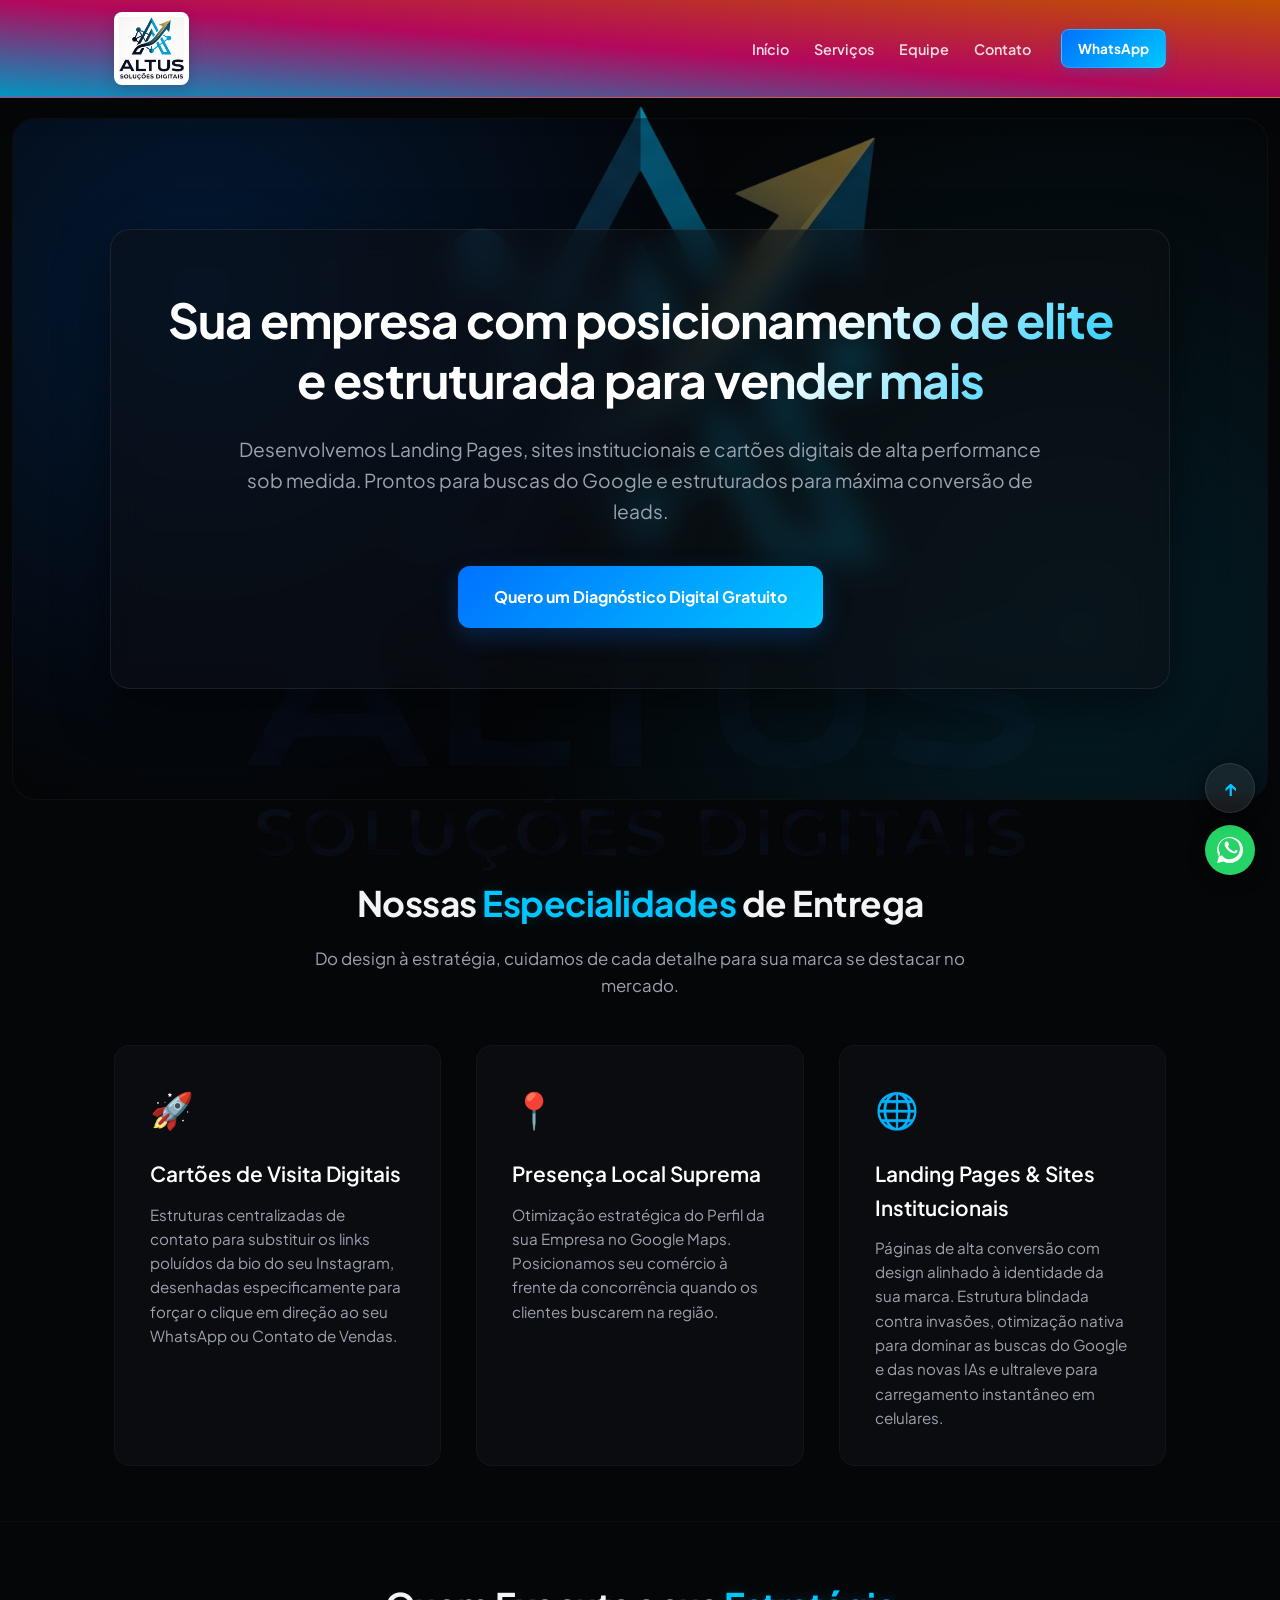
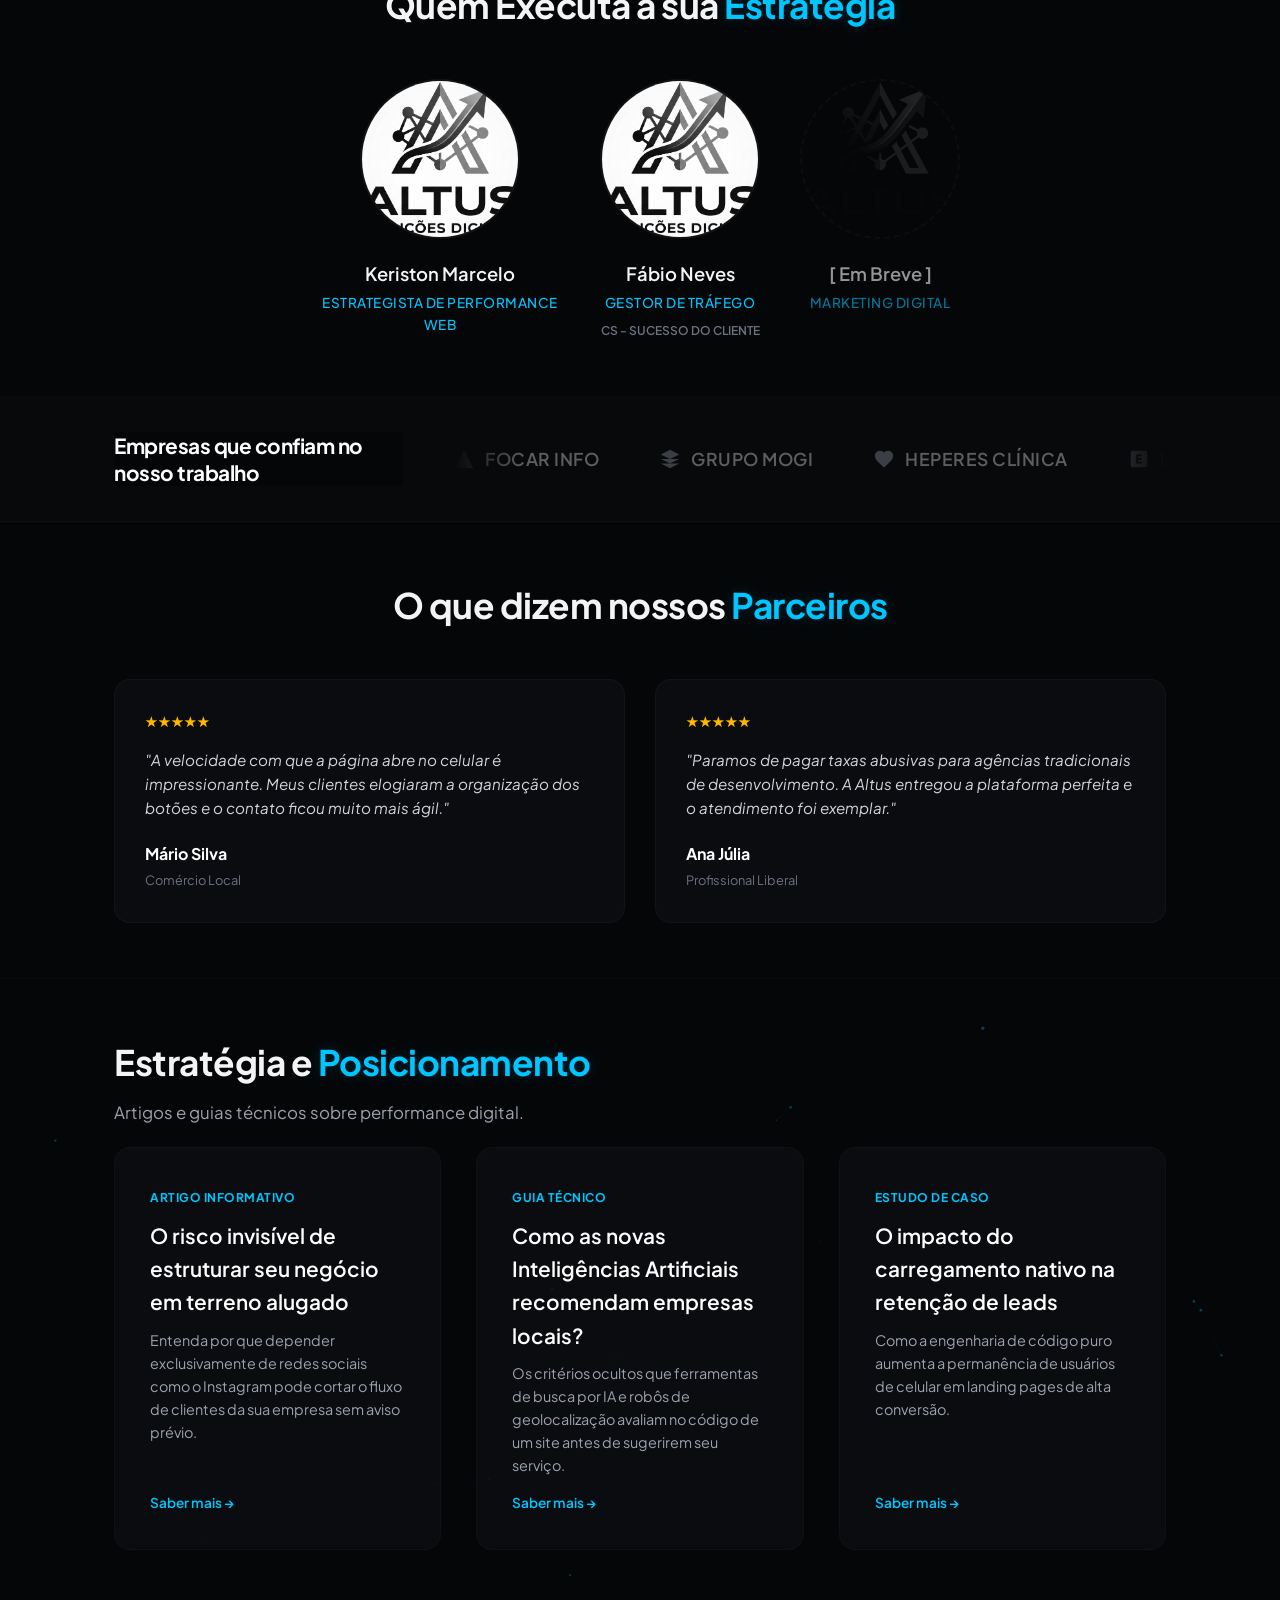
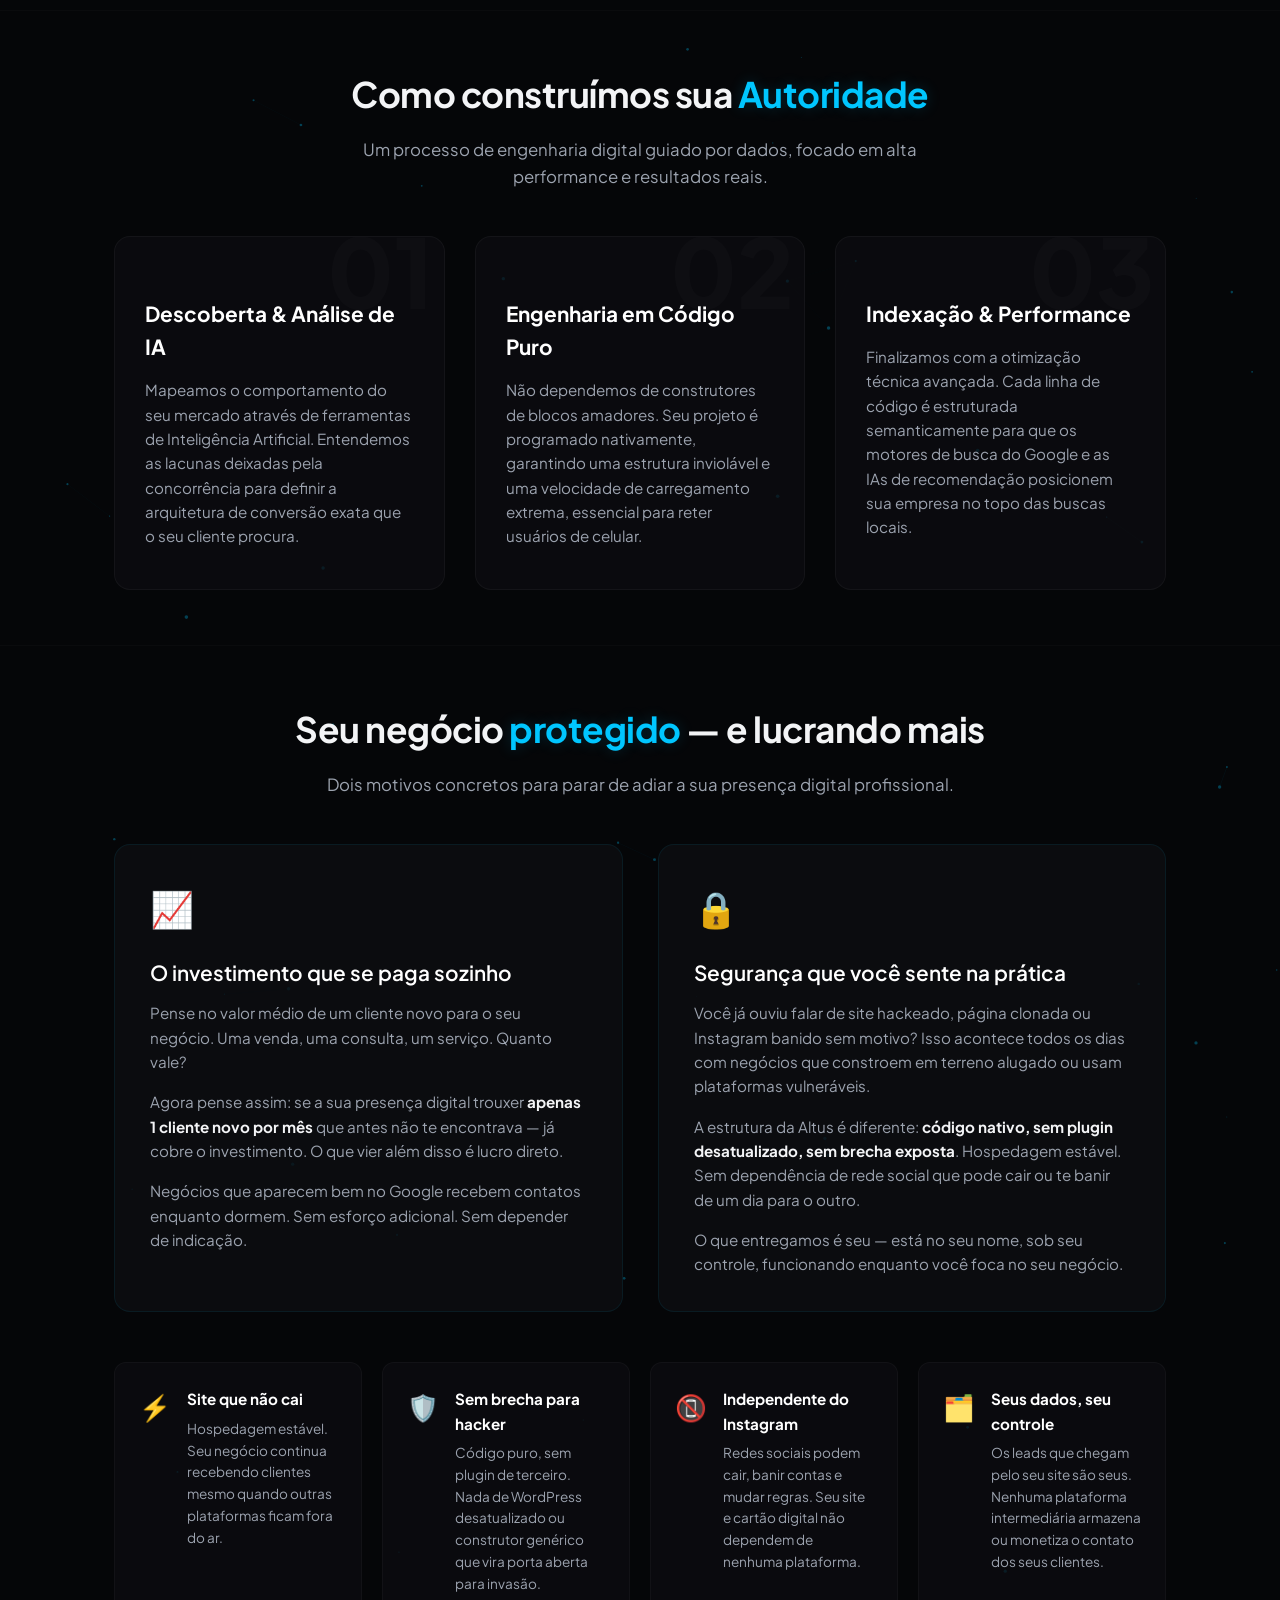
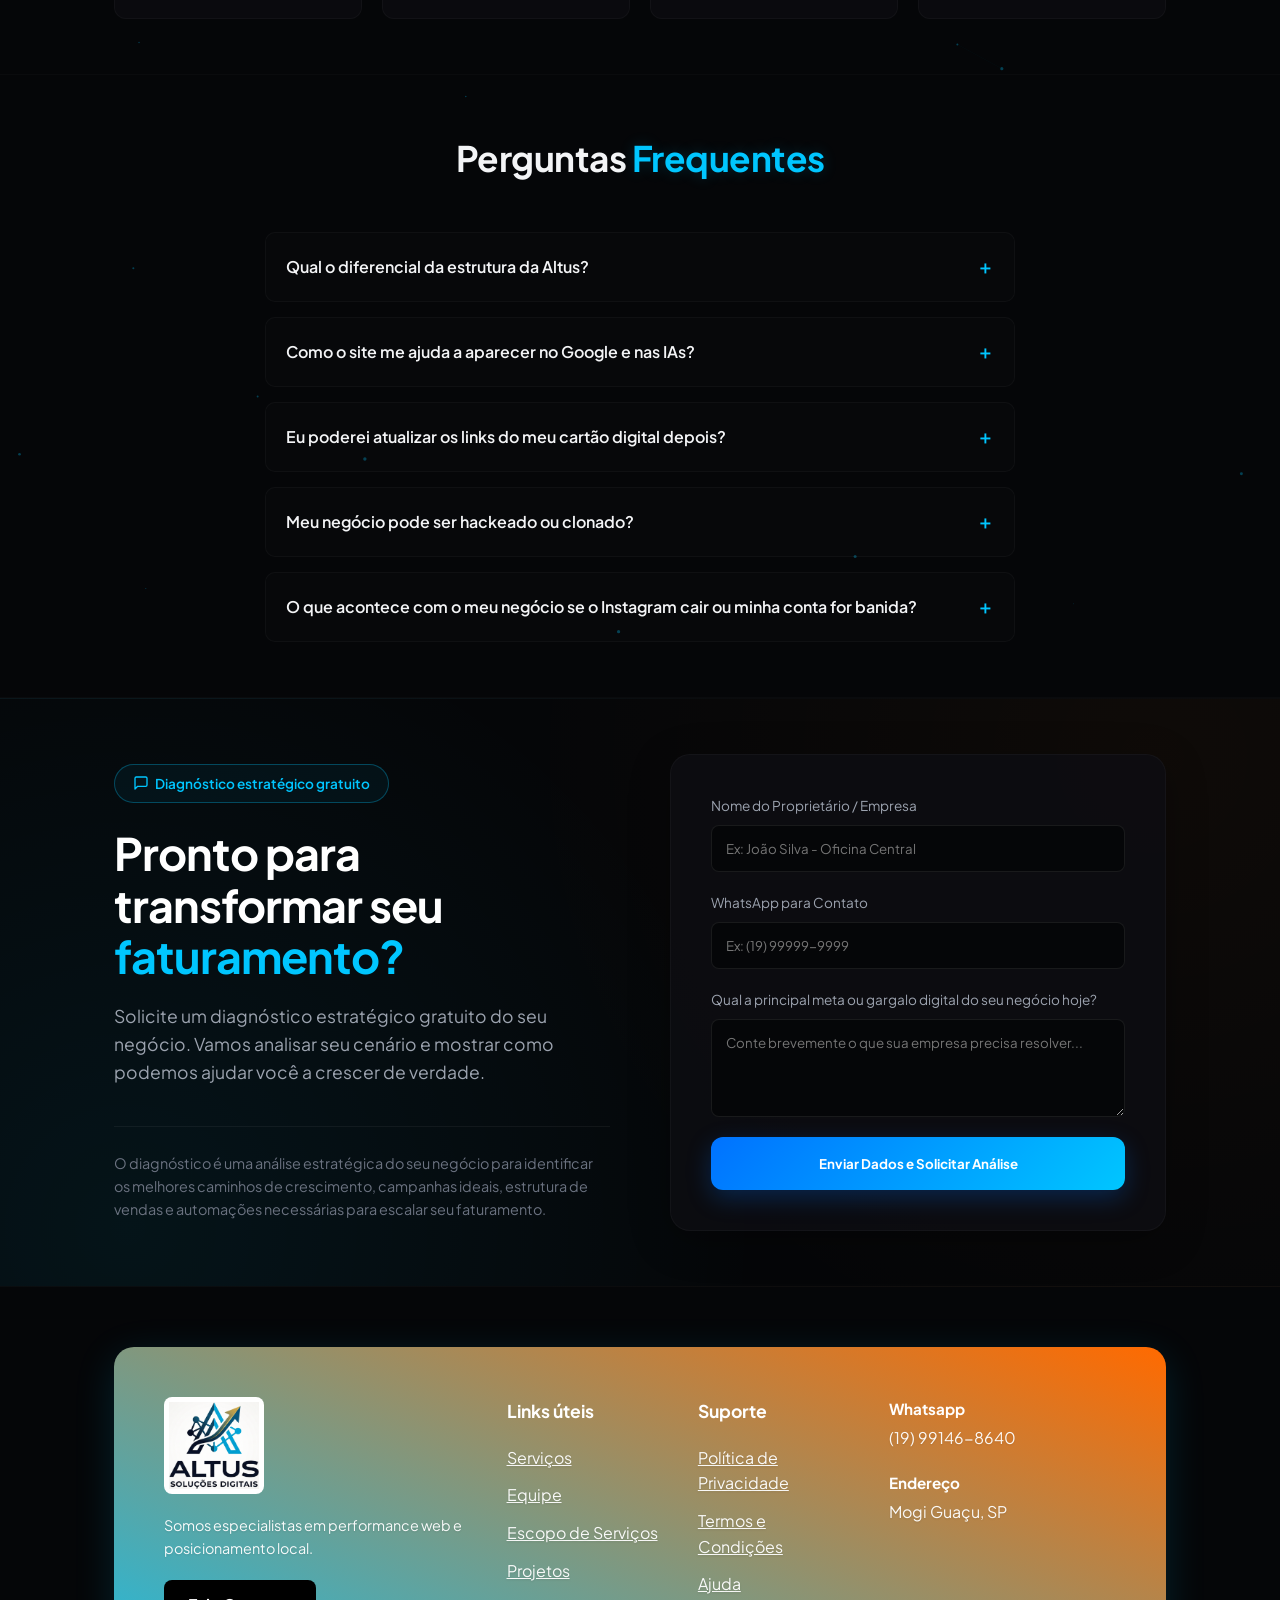
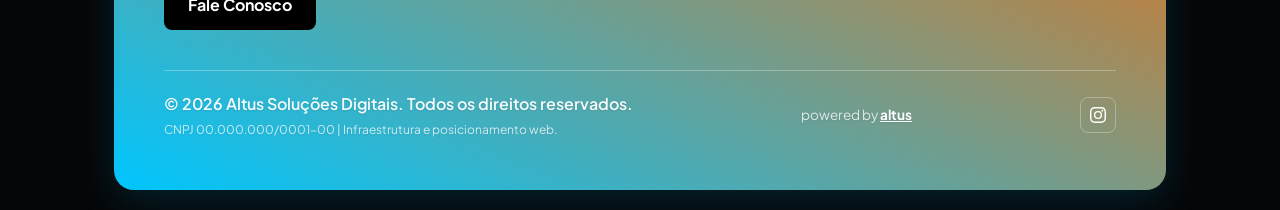
<file: index.html>
<!DOCTYPE html>
<html lang="pt-BR">

<head>
    <!-- Google tag (gtag.js) -->
    <script async src="https://www.googletagmanager.com/gtag/js?id=G-9Y6753FHV1"></script>
    <script>
        window.dataLayer = window.dataLayer || [];
        function gtag() { dataLayer.push(arguments); }
        gtag('js', new Date());

        gtag('config', 'G-9Y6753FHV1');
    </script>
    <meta charset="UTF-8">
    <meta name="viewport" content="width=device-width, initial-scale=1.0">
    <meta name="description"
        content="Altus Soluções Digitais - Sites institucionais, landing pages e presença local de alta performance para o seu negócio.">
    <title>Altus Soluções Digitais | Performance e Posicionamento Web</title>

    <link rel="icon" type="image/png" href="links/logofavicon.png">

    <link rel="preconnect" href="https://fonts.googleapis.com">
    <link rel="preconnect" href="https://fonts.gstatic.com" crossorigin>
    <link href="https://fonts.googleapis.com/css2?family=Plus+Jakarta+Sans:wght@400;500;600;700&display=swap"
        rel="stylesheet">

    <link rel="stylesheet" href="style.css">
</head>

<body>

    <!-- Logo Global que desce pelas seções e evapora na Equipe -->
    <div class="global-logo-bg"></div>

    <div class="floating-actions-container">
        <a href="#" class="action-circle btn-float-top" title="Voltar ao Topo">&uarr;</a>
        <a href="https://wa.me/5519991468640?text=Ola%20Altus,%20gostaria%20de%20um%20diagnostico%20digital%20gratuito."
            target="_blank" class="action-circle btn-float-whatsapp" title="Falar no WhatsApp">
            <svg viewBox="0 0 24 24">
                <path
                    d="M.057 24l1.687-6.163c-1.041-1.804-1.588-3.849-1.587-5.946C.06 5.348 5.397.01 12.008.01c3.202.001 6.212 1.246 8.477 3.514 2.266 2.268 3.507 5.28 3.505 8.484-.004 6.657-5.34 11.997-11.953 11.997-2.005-.001-3.973-.502-5.713-1.457L0 24zm6.59-4.846c1.66.986 3.292 1.482 4.697 1.484 5.429 0 9.843-4.388 9.846-9.77.003-2.607-1.012-5.059-2.859-6.908C16.436 2.111 13.993.945 11.4.945 5.976.945 1.56 5.334 1.557 10.715c-.001 1.558.423 3.082 1.226 4.4l-.382 1.396-.328 1.198 1.229-.32 1.488-.389zm13.111-6.197c-.29-.145-1.714-.846-1.979-.942-.266-.096-.459-.145-.653.146-.193.29-.748.942-.917 1.134-.169.192-.338.217-.628.072-2.935-1.463-4.317-2.522-5.462-4.485-.302-.518.302-.481.864-1.603.097-.192.048-.361-.024-.505-.072-.145-.653-1.571-.895-2.152-.236-.569-.475-.492-.653-.502-.17-.008-.363-.01-.557-.01-.193 0-.507.072-.772.361-.266.29-1.014.992-1.014 2.42 0 1.427 1.039 2.808 1.184 3.001.145.193 2.043 3.12 4.949 4.373.692.298 1.232.476 1.654.61.695.221 1.328.19 1.828.115.557-.084 1.714-.7 1.956-1.374.242-.675.242-1.253.169-1.374-.073-.121-.266-.192-.556-.338z" />
            </svg>
        </a>
    </div>

    <header>
        <div class="container">
            <a href="#" class="logo-link">
                <div class="logo-box">
                    <img src="links/logo.png" alt="Altus Soluções Digitais">
                </div>
            </a>
            <nav>
                <ul>
                    <li><a href="#">Início</a></li>
                    <li><a href="#servicos">Serviços</a></li>
                    <li><a href="#equipe">Equipe</a></li>
                    <li><a href="#contato">Contato</a></li>
                </ul>
                <a href="https://wa.me/5519991468640?text=Ola%20Altus,%20gostaria%20de%20conversar%20sobre%20um%20projeto."
                    target="_blank" class="btn-header-whatsapp">WhatsApp</a>
            </nav>
        </div>
    </header>

    <div class="hero-wrapper">
        <section class="hero">
            <div class="hero-animation-overlay"></div>

            <div class="glass-card">
                <h1>Sua empresa com posicionamento de elite<br><span>e estruturada para vender mais</span></h1>
                <p>Desenvolvemos Landing Pages, sites institucionais e cartões digitais de alta performance sob medida.
                    Prontos para buscas do Google e estruturados para máxima conversão de leads.</p>
                <a href="#contato" class="btn-cta">Quero um Diagnóstico Digital Gratuito</a>
            </div>
        </section>
    </div>

    <section id="servicos" style="z-index: 5; background-color: transparent;">
        <div class="container">
            <h2 class="section-title" style="margin-bottom: 15px;">Nossas <span>Especialidades</span> de Entrega</h2>
            <p class="section-subtitle">Do design à estratégia, cuidamos de cada detalhe para sua marca se destacar no
                mercado.</p>

            <div class="grid-hunter">
                <div class="hunter-card">
                    <div class="hunter-icon">🚀</div>
                    <h3>Cartões de Visita Digitais</h3>
                    <p>Estruturas centralizadas de contato para substituir os links poluídos da bio do seu Instagram,
                        desenhadas especificamente para forçar o clique em direção ao seu WhatsApp ou Contato de Vendas.
                    </p>
                </div>

                <div class="hunter-card">
                    <div class="hunter-icon">📍</div>
                    <h3>Presença Local Suprema</h3>
                    <p>Otimização estratégica do Perfil da sua Empresa no Google Maps. Posicionamos seu comércio à
                        frente da concorrência quando os clientes buscarem na região.</p>
                </div>

                <div class="hunter-card">
                    <div class="hunter-icon">🌐</div>
                    <h3>Landing Pages & Sites Institucionais</h3>
                    <p>Páginas de alta conversão com design alinhado à identidade da sua marca. Estrutura blindada
                        contra invasões,
                        otimização nativa para dominar as buscas do Google e das novas IAs e ultraleve para carregamento
                        instantâneo em celulares.</p>
                </div>
            </div>
        </div>
    </section>

    <section id="equipe">
        <div class="container">
            <h2 class="section-title">Quem Executa a sua <span>Estratégia</span></h2>
            <div class="grid-equipe">

                <div class="membro-card">
                    <div class="foto-wrapper">
                        <img src="links/logo.png" alt="Keriston Marcelo">
                    </div>
                    <h3>Keriston Marcelo</h3>
                    <p>Estrategista de Performance Web</p>
                </div>

                <div class="membro-card">
                    <div class="foto-wrapper">
                        <img src="links/logo.png" alt="Fábio Neves">
                    </div>
                    <h3>Fábio Neves</h3>
                    <p style="margin-bottom: 2px;">Gestor de Tráfego</p>
                    <span style="font-size: 0.75rem; color: #6b7280; font-weight: 600; text-transform: uppercase;">CS -
                        Sucesso do Cliente</span>
                </div>

                <div class="membro-card" style="opacity: 0.6;">
                    <div class="foto-wrapper" style="border-style: dashed;">
                        <img src="links/logosemfundo.png" alt="Marketing Digital" style="opacity: 0.3;">
                    </div>
                    <h3>[ Em Breve ]</h3>
                    <p>Marketing Digital</p>
                </div>

            </div>
        </div>
    </section>

    <section id="parceiros" class="brand-ticker-section">
        <div class="container">
            <div class="ticker-container">
                <div class="ticker-title">Empresas que confiam no nosso trabalho</div>
                <div class="ticker-track-wrapper">
                    <div class="ticker-track">
                        <div class="ticker-item"><svg viewBox="0 0 24 24">
                                <path d="M12 2L2 22h20L12 2z" />
                            </svg>Focar Info</div>
                        <div class="ticker-item"><svg viewBox="0 0 24 24">
                                <path d="M12 2L2 7l10 5 10-5-10-5zM2 17l10 5 10-5M2 12l10 5 10-5" />
                            </svg>Grupo Mogi</div>
                        <div class="ticker-item"><svg viewBox="0 0 24 24">
                                <path
                                    d="M12 21.35l-1.45-1.32C5.4 15.36 2 12.28 2 8.5 2 5.42 4.42 3 7.5 3c1.74 0 3.41.81 4.5 2.09C13.09 3.81 14.76 3 16.5 3 19.58 3 22 5.42 22 8.5c0 3.78-3.4 6.86-8.55 11.54L12 21.35z" />
                            </svg>Heperes Clínica</div>
                        <div class="ticker-item"><svg viewBox="0 0 24 24">
                                <path
                                    d="M19 3H5c-1.1 0-2 .9-2 2v14c0 1.1.9 2 2 2h14c1.1 0 2-.9 2-2V5c0-1.1-.9-2-2-2zm-4 6h-4v2h4v2h-4v2h4v2H9V7h6v2z" />
                            </svg>Ellos Móveis</div>
                        <div class="ticker-item"><svg viewBox="0 0 24 24">
                                <path
                                    d="M12 2C6.48 2 2 6.48 2 12s4.48 10 10 10 10-4.48 10-10S17.52 2 12 2zm1 17.93c-3.95-.49-7-3.85-7-7.93 0-.62.08-1.21.21-1.79L11 15v1c0 1.1.9 2 2 2v1.93zm5.9-3.41c-.13-.5-.45-.96-.9-1.24l-1.5-.9c-.25-.15-.5-.22-.75-.22h-1.75v-2c0-.55-.45-1-1-1h-2v-2h2c.55 0 1-.45 1-1V5h1c1.1 0 2-.9 2-2v-.07c2.93.81 5.15 3.25 5.65 6.27l-2.07 1.38c-.33.22-.53.59-.53.98v1.36c0 .54.3 1.03.78 1.27l1.39.72c-.17.6-.45 1.16-.82 1.67z" />
                            </svg>Festa Bar</div>

                        <div class="ticker-item"><svg viewBox="0 0 24 24">
                                <path d="M12 2L2 22h20L12 2z" />
                            </svg>Focar Info</div>
                        <div class="ticker-item"><svg viewBox="0 0 24 24">
                                <path d="M12 2L2 7l10 5 10-5-10-5zM2 17l10 5 10-5M2 12l10 5 10-5" />
                            </svg>Grupo Mogi</div>
                        <div class="ticker-item"><svg viewBox="0 0 24 24">
                                <path
                                    d="M12 21.35l-1.45-1.32C5.4 15.36 2 12.28 2 8.5 2 5.42 4.42 3 7.5 3c1.74 0 3.41.81 4.5 2.09C13.09 3.81 14.76 3 16.5 3 19.58 3 22 5.42 22 8.5c0 3.78-3.4 6.86-8.55 11.54L12 21.35z" />
                            </svg>Heperes Clínica</div>
                        <div class="ticker-item"><svg viewBox="0 0 24 24">
                                <path
                                    d="M19 3H5c-1.1 0-2 .9-2 2v14c0 1.1.9 2 2 2h14c1.1 0 2-.9 2-2V5c0-1.1-.9-2-2-2zm-4 6h-4v2h4v2h-4v2h4v2H9V7h6v2z" />
                            </svg>Ellos Móveis</div>
                        <div class="ticker-item"><svg viewBox="0 0 24 24">
                                <path
                                    d="M12 2C6.48 2 2 6.48 2 12s4.48 10 10 10 10-4.48 10-10S17.52 2 12 2zm1 17.93c-3.95-.49-7-3.85-7-7.93 0-.62.08-1.21.21-1.79L11 15v1c0 1.1.9 2 2 2v1.93zm5.9-3.41c-.13-.5-.45-.96-.9-1.24l-1.5-.9c-.25-.15-.5-.22-.75-.22h-1.75v-2c0-.55-.45-1-1-1h-2v-2h2c.55 0 1-.45 1-1V5h1c1.1 0 2-.9 2-2v-.07c2.93.81 5.15 3.25 5.65 6.27l-2.07 1.38c-.33.22-.53.59-.53.98v1.36c0 .54.3 1.03.78 1.27l1.39.72c-.17.6-.45 1.16-.82 1.67z" />
                            </svg>Festa Bar</div>
                    </div>
                </div>
            </div>
        </div>
    </section>

    <section id="depoimentos">
        <div class="container">
            <h2 class="section-title">O que dizem nossos <span>Parceiros</span></h2>
            <div class="grid-depoimentos">
                <div class="depoimento-card">
                    <div class="stars">★★★★★</div>
                    <p>"A velocidade com que a página abre no celular é impressionante. Meus clientes elogiaram a
                        organização dos botões e o contato ficou muito mais ágil."</p>
                    <div class="autor-info">
                        <h4>Mário Silva</h4>
                        <span>Comércio Local</span>
                    </div>
                </div>
                <div class="depoimento-card">
                    <div class="stars">★★★★★</div>
                    <p>"Paramos de pagar taxas abusivas para agências tradicionais de desenvolvimento. A Altus entregou
                        a plataforma perfeita e o atendimento foi exemplar."</p>
                    <div class="autor-info">
                        <h4>Ana Júlia</h4>
                        <span>Profissional Liberal</span>
                    </div>
                </div>
            </div>
        </div>
    </section>

    <!-- Canvas de partículas — cobre informativos, metodologia, segurança e FAQ -->
    <div id="particles-bg" style="position: relative;">
        <canvas id="particles-canvas"
            style="position: absolute; top: 0; left: 0; width: 100%; height: 100%; pointer-events: none; z-index: 0;"></canvas>

        <section id="informativos" style="padding-bottom: 60px; display: block; position: relative; z-index: 1;">
            <div class="container" style="margin-bottom: 20px;">
                <h2 class="section-title" style="text-align: left; margin-bottom: 10px;">Estratégia e
                    <span>Posicionamento</span>
                </h2>
                <p style="color: #9ca3af; font-size: 1.05rem;">Artigos e guias técnicos sobre performance digital.</p>
            </div>

            <div class="container">
                <div class="grid-hunter">

                    <div class="hunter-card"
                        style="border-color: rgba(255,255,255,0.02); display: flex; flex-direction: column; justify-content: space-between;">
                        <div>
                            <span
                                style="font-size: 0.75rem; color: #00c6ff; font-weight: 700; letter-spacing: 0.5px;">ARTIGO
                                INFORMATIVO</span>
                            <h3 style="margin: 10px 0;">O risco invisível de estruturar seu negócio em terreno alugado
                            </h3>
                            <p style="font-size: 0.9rem; margin-bottom: 15px;">Entenda por que depender exclusivamente
                                de redes sociais como o Instagram pode cortar o fluxo de clientes da sua empresa sem
                                aviso prévio.</p>
                        </div>
                        <a href="#contato"
                            style="color: #00c6ff; text-decoration: none; font-size: 0.85rem; font-weight: 600;">Saber
                            mais &rarr;</a>
                    </div>

                    <div class="hunter-card"
                        style="border-color: rgba(255,255,255,0.02); display: flex; flex-direction: column; justify-content: space-between;">
                        <div>
                            <span
                                style="font-size: 0.75rem; color: #00c6ff; font-weight: 700; letter-spacing: 0.5px;">GUIA
                                TÉCNICO</span>
                            <h3 style="margin: 10px 0;">Como as novas Inteligências Artificiais recomendam empresas
                                locais?</h3>
                            <p style="font-size: 0.9rem; margin-bottom: 15px;">Os critérios ocultos que ferramentas de
                                busca por IA e robôs de geolocalização avaliam no código de um site antes de sugerirem
                                seu serviço.</p>
                        </div>
                        <a href="#contato"
                            style="color: #00c6ff; text-decoration: none; font-size: 0.85rem; font-weight: 600;">Saber
                            mais &rarr;</a>
                    </div>

                    <div class="hunter-card"
                        style="border-color: rgba(255,255,255,0.02); display: flex; flex-direction: column; justify-content: space-between;">
                        <div>
                            <span
                                style="font-size: 0.75rem; color: #00c6ff; font-weight: 700; letter-spacing: 0.5px;">ESTUDO
                                DE CASO</span>
                            <h3 style="margin: 10px 0;">O impacto do carregamento nativo na retenção de leads</h3>
                            <p style="font-size: 0.9rem; margin-bottom: 15px;">Como a engenharia de código puro aumenta
                                a permanência de usuários de celular em landing pages de alta conversão.</p>
                        </div>
                        <a href="#contato"
                            style="color: #00c6ff; text-decoration: none; font-size: 0.85rem; font-weight: 600;">Saber
                            mais &rarr;</a>
                    </div>

                </div>
            </div>
        </section>

        <section id="metodologia" style="position: relative; z-index: 1;">
            <div class="container">
                <h2 class="section-title" style="margin-bottom: 15px;">Como construímos sua <span>Autoridade</span></h2>
                <p class="section-subtitle">Um processo de engenharia digital guiado por dados, focado em alta
                    performance e
                    resultados reais.</p>

                <div class="metodologia-grid">
                    <div class="method-card">
                        <div class="method-step-bg">01</div>
                        <div class="method-content">
                            <h3>Descoberta & Análise de IA</h3>
                            <p>Mapeamos o comportamento do seu mercado através de ferramentas de Inteligência
                                Artificial.
                                Entendemos as lacunas deixadas pela concorrência para definir a arquitetura de conversão
                                exata
                                que o seu cliente procura.</p>
                        </div>
                    </div>

                    <div class="method-card">
                        <div class="method-step-bg">02</div>
                        <div class="method-content">
                            <h3>Engenharia em Código Puro</h3>
                            <p>Não dependemos de construtores de blocos amadores. Seu projeto é programado nativamente,
                                garantindo uma estrutura inviolável e uma velocidade de carregamento extrema, essencial
                                para
                                reter usuários de celular.</p>
                        </div>
                    </div>

                    <div class="method-card">
                        <div class="method-step-bg">03</div>
                        <div class="method-content">
                            <h3>Indexação & Performance</h3>
                            <p>Finalizamos com a otimização técnica avançada. Cada linha de código é estruturada
                                semanticamente
                                para que os motores de busca do Google e as IAs de recomendação posicionem sua empresa
                                no
                                topo
                                das buscas locais.</p>
                        </div>
                    </div>
                </div>
            </div>
        </section>

        <section id="seguranca">
            <div class="container">
                <h2 class="section-title" style="margin-bottom: 15px;">Seu negócio <span>protegido</span> — e lucrando
                    mais</h2>
                <p class="section-subtitle">Dois motivos concretos para parar de adiar a sua presença digital
                    profissional.</p>

                <div class="grid-hunter"
                    style="grid-template-columns: repeat(auto-fit, minmax(300px, 1fr)); margin-bottom: 50px;">

                    <div class="hunter-card" style="border-color: rgba(0,198,255,0.08);">
                        <div class="hunter-icon">📈</div>
                        <h3>O investimento que se paga sozinho</h3>
                        <p style="margin-bottom: 16px;">Pense no valor médio de um cliente novo para o seu negócio. Uma
                            venda, uma consulta, um serviço. Quanto vale?</p>
                        <p style="margin-bottom: 16px;">Agora pense assim: se a sua presença digital trouxer <strong
                                style="color: #f3f4f6;">apenas 1 cliente novo por mês</strong> que antes não te
                            encontrava — já cobre o investimento. O que vier além disso é lucro direto.</p>
                        <p>Negócios que aparecem bem no Google recebem contatos enquanto dormem. Sem esforço adicional.
                            Sem depender de indicação.</p>
                    </div>

                    <div class="hunter-card" style="border-color: rgba(0,198,255,0.08);">
                        <div class="hunter-icon">🔒</div>
                        <h3>Segurança que você sente na prática</h3>
                        <p style="margin-bottom: 16px;">Você já ouviu falar de site hackeado, página clonada ou
                            Instagram banido sem motivo? Isso acontece todos os dias com negócios que constroem em
                            terreno alugado ou usam plataformas vulneráveis.</p>
                        <p style="margin-bottom: 16px;">A estrutura da Altus é diferente: <strong
                                style="color: #f3f4f6;">código nativo, sem plugin desatualizado, sem brecha
                                exposta</strong>. Hospedagem estável. Sem dependência de rede social que pode cair ou te
                            banir de um dia para o outro.</p>
                        <p>O que entregamos é seu — está no seu nome, sob seu controle, funcionando enquanto você foca
                            no seu negócio.</p>
                    </div>

                </div>

                <div style="display: grid; grid-template-columns: repeat(auto-fit, minmax(220px, 1fr)); gap: 20px;">

                    <div
                        style="background: rgba(13,14,18,0.7); border: 1px solid rgba(255,255,255,0.03); border-radius: 12px; padding: 24px; display: flex; align-items: flex-start; gap: 16px;">
                        <span style="font-size: 1.6rem; flex-shrink: 0;">⚡</span>
                        <div>
                            <p style="font-weight: 700; color: #fff; margin-bottom: 6px; font-size: 0.95rem;">Site que
                                não cai</p>
                            <p style="color: #9ca3af; font-size: 0.85rem;">Hospedagem estável. Seu negócio continua
                                recebendo clientes mesmo quando outras plataformas ficam fora do ar.</p>
                        </div>
                    </div>

                    <div
                        style="background: rgba(13,14,18,0.7); border: 1px solid rgba(255,255,255,0.03); border-radius: 12px; padding: 24px; display: flex; align-items: flex-start; gap: 16px;">
                        <span style="font-size: 1.6rem; flex-shrink: 0;">🛡️</span>
                        <div>
                            <p style="font-weight: 700; color: #fff; margin-bottom: 6px; font-size: 0.95rem;">Sem brecha
                                para hacker</p>
                            <p style="color: #9ca3af; font-size: 0.85rem;">Código puro, sem plugin de terceiro. Nada de
                                WordPress desatualizado ou construtor genérico que vira porta aberta para invasão.</p>
                        </div>
                    </div>

                    <div
                        style="background: rgba(13,14,18,0.7); border: 1px solid rgba(255,255,255,0.03); border-radius: 12px; padding: 24px; display: flex; align-items: flex-start; gap: 16px;">
                        <span style="font-size: 1.6rem; flex-shrink: 0;">📵</span>
                        <div>
                            <p style="font-weight: 700; color: #fff; margin-bottom: 6px; font-size: 0.95rem;">
                                Independente do Instagram</p>
                            <p style="color: #9ca3af; font-size: 0.85rem;">Redes sociais podem cair, banir contas e
                                mudar regras. Seu site e cartão digital não dependem de nenhuma plataforma.</p>
                        </div>
                    </div>

                    <div
                        style="background: rgba(13,14,18,0.7); border: 1px solid rgba(255,255,255,0.03); border-radius: 12px; padding: 24px; display: flex; align-items: flex-start; gap: 16px;">
                        <span style="font-size: 1.6rem; flex-shrink: 0;">🗂️</span>
                        <div>
                            <p style="font-weight: 700; color: #fff; margin-bottom: 6px; font-size: 0.95rem;">Seus
                                dados, seu controle</p>
                            <p style="color: #9ca3af; font-size: 0.85rem;">Os leads que chegam pelo seu site são seus.
                                Nenhuma plataforma intermediária armazena ou monetiza o contato dos seus clientes.</p>
                        </div>
                    </div>

                </div>
            </div>
        </section>

        <section id="faq">
            <div class="container">
                <h2 class="section-title">Perguntas <span>Frequentes</span></h2>
                <div class="faq-wrapper">
                    <details>
                        <summary>Qual o diferencial da estrutura da Altus?</summary>
                        <div class="faq-content">
                            Não utilizamos construtores pesados e genéricos do mercado. Nosso código é escrito de forma
                            nativa e enxuta, garantindo carregamento instantâneo no celular, segurança inviolável contra
                            vírus e estabilidade total.
                        </div>
                    </details>
                    <details>
                        <summary>Como o site me ajuda a aparecer no Google e nas IAs?</summary>
                        <div class="faq-content">
                            Nossos projetos são estruturados semanticamente. Isso significa que organizamos as tags
                            internas
                            de forma otimizada para que os robôs de inteligência artificial (como ChatGPT e Gemini) e o
                            algoritmo do Google cataloguem e recomendem sua empresa com prioridade regional.
                        </div>
                    </details>
                    <details>
                        <summary>Eu poderei atualizar os links do meu cartão digital depois?</summary>
                        <div class="faq-content">
                            Sim. Toda a estrutura é entregue de forma organizada e fornecemos o suporte básico
                            necessário
                            para que alterações simples de contatos, links ou redes sociais sejam feitas de forma ágil
                            sempre que seu negócio expandir.
                        </div>
                    </details>
                    <details>
                        <summary>Meu negócio pode ser hackeado ou clonado?</summary>
                        <div class="faq-content">
                            Essa é uma preocupação legítima — e a resposta honesta é: depende de como seu site foi
                            feito. A grande maioria dos ataques acontece em sites construídos com WordPress ou
                            plataformas genéricas cheias de plugins desatualizados. Cada plugin é uma porta potencial
                            para invasão.<br><br>
                            O que a Altus entrega é diferente: código nativo, escrito do zero, sem dependência de plugin
                            de terceiro. Não existe camada vulnerável exposta. É como comparar uma porta de madeira com
                            uma de aço — o invasor prefere o caminho mais fácil, e o seu não vai ser fácil.
                        </div>
                    </details>
                    <details>
                        <summary>O que acontece com o meu negócio se o Instagram cair ou minha conta for banida?
                        </summary>
                        <div class="faq-content">
                            Em outubro de 2021, o Instagram, Facebook e WhatsApp ficaram fora do ar por mais de 6 horas.
                            Negócios que dependiam exclusivamente dessas plataformas ficaram completamente mudos — sem
                            como receber cliente, responder mensagem ou vender.<br><br>
                            Quem tinha site próprio e cartão digital continuou funcionando normalmente. Além da
                            instabilidade, contas são banidas sem aviso e sem explicação — e recuperar uma conta
                            comercial pode levar semanas ou nunca acontecer.<br><br>
                            Ter uma estrutura própria não significa abandonar as redes sociais. Significa não depender
                            exclusivamente delas. Seu site e seu cartão digital são seus — nenhuma plataforma pode tirar
                            isso de você.
                        </div>
                    </details>
                </div>
            </div>
        </section>

    </div><!-- fim #particles-bg -->

    <section id="contato">
        <div class="container">
            <div class="contato-grid">

                <div class="contato-copy">
                    <div class="tag-diagnostico">
                        <svg width="16" height="16" viewBox="0 0 24 24" fill="none" stroke="currentColor"
                            stroke-width="2" stroke-linecap="round" stroke-linejoin="round" style="margin-right: 6px;">
                            <path d="M21 15a2 2 0 0 1-2 2H7l-4 4V5a2 2 0 0 1 2-2h14a2 2 0 0 1 2 2z"></path>
                        </svg>
                        Diagnóstico estratégico gratuito
                    </div>
                    <h2>Pronto para transformar seu <span>faturamento?</span></h2>
                    <p class="subtitle">Solicite um diagnóstico estratégico gratuito do seu negócio. Vamos analisar seu
                        cenário e mostrar como podemos ajudar você a crescer de verdade.</p>

                    <div class="info-extra">
                        <p>O diagnóstico é uma análise estratégica do seu negócio para identificar os melhores caminhos
                            de
                            crescimento, campanhas ideais, estrutura de vendas e automações necessárias para escalar seu
                            faturamento.</p>
                    </div>
                </div>

                <div class="contato-box">
                    <form action="https://api.staticforms.xyz/submit" method="post">
                        <input type="hidden" name="accessKey" value="SUA_CHAVE_AQUI">
                        <input type="hidden" name="redirectTo"
                            value="https://keriston-lab.github.io/testecartaodevisita/">

                        <div class="form-group">
                            <label>Nome do Proprietário / Empresa</label>
                            <input type="text" name="name" required placeholder="Ex: João Silva - Oficina Central">
                        </div>

                        <div class="form-group">
                            <label>WhatsApp para Contato</label>
                            <input type="text" name="phone" required placeholder="Ex: (19) 99999-9999">
                        </div>

                        <div class="form-group">
                            <label>Qual a principal meta ou gargalo digital do seu negócio hoje?</label>
                            <textarea name="message" rows="4" required
                                placeholder="Conte brevemente o que sua empresa precisa resolver..."></textarea>
                        </div>

                        <div style="display:none;">
                            <input type="text" name="honeypot" style="display:none">
                        </div>

                        <button type="submit" class="btn-cta" style="border: none; cursor: pointer; width: 100%;">Enviar
                            Dados e Solicitar Análise</button>
                    </form>
                </div>

            </div>
        </div>
    </section>

    <footer>
        <div class="container">
            <div class="footer-card">
                <div class="footer-top">
                    <div class="footer-brand">
                        <div class="footer-logo"><img src="links/logo.png" alt="Altus"></div>
                        <p>Somos especialistas em performance web e posicionamento local.</p>
                        <a href="#contato" class="btn-footer">Fale Conosco</a>
                    </div>
                    <div class="footer-links">
                        <h4>Links úteis</h4>
                        <ul>
                            <li><a href="#">Serviços</a></li>
                            <li><a href="#">Equipe</a></li>
                            <li><a href="proposta/">Escopo de Serviços</a></li>
                            <li><a href="#">Projetos</a></li>
                        </ul>
                    </div>
                    <div class="footer-links">
                        <h4>Suporte</h4>
                        <ul>
                            <li><a href="#">Política de Privacidade</a></li>
                            <li><a href="#">Termos e Condições</a></li>
                            <li><a href="#">Ajuda</a></li>
                        </ul>
                    </div>
                    <div class="footer-contact">
                        <div class="footer-contact-item">
                            <h5>Whatsapp</h5>
                            <p>(19) 99146-8640</p>
                        </div>
                        <div class="footer-contact-item">
                            <h5>Endereço</h5>
                            <p>Mogi Guaçu, SP</p>
                        </div>
                    </div>
                </div>
                <div class="footer-bottom">
                    <div>
                        <p style="font-weight: 600; margin-bottom: 4px;">&copy; 2026 Altus Soluções Digitais. Todos os
                            direitos
                            reservados.</p>
                        <p style="font-size: 0.75rem; opacity: 0.8;">CNPJ 00.000.000/0001-00 | Infraestrutura e
                            posicionamento web.</p>
                    </div>
                    <div class="powered-by">
                        <p style="font-size: 0.85rem; color: rgba(255,255,255,0.8);">powered by <a
                                href="links/index.html"
                                style="color: #ffffff; text-decoration: underline; font-weight: bold;">altus</a></p>
                    </div>
                    <a href="#" class="social-icon" title="Instagram">
                        <svg viewBox="0 0 24 24">
                            <path
                                d="M12 2.163c3.204 0 3.584.012 4.85.07 3.252.148 4.771 1.691 4.919 4.919.058 1.265.069 1.645.069 4.849 0 3.205-.012 3.584-.069 4.849-.149 3.225-1.664 4.771-4.919 4.919-1.266.058-1.644.07-4.85.07-3.204 0-3.584-.012-4.849-.07-3.26-.149-4.771-1.699-4.919-4.92-.058-1.265-.07-1.644-.07-4.849 0-3.204.013-3.583.07-4.849.149-3.227 1.664-4.771 4.919-4.919 1.266-.057 1.645-.069 4.849-.069zM12 0C8.741 0 8.333.014 7.053.072 2.695.272.273 2.69.073 7.052.014 8.333 0 8.741 0 12c0 3.259.014 3.668.072 4.948.2 4.358 2.618 6.78 6.98 6.98C8.333 23.986 8.741 24 12 24c3.259 0 3.668-.014 4.948-.072 4.354-.2 6.782-2.618 6.979-6.98.059-1.28.073-1.689.073-4.948 0-3.259-.014-3.667-.072-4.947-.196-4.354-2.617-6.78-6.979-6.98C15.668.014 15.259 0 12 0zm0 5.838a6.162 6.162 0 100 12.324 6.162 6.162 0 000-12.324zM12 16a4 4 0 110-8 4 4 0 010 8zm6.406-11.845a1.44 1.44 0 100 2.881 1.44 1.44 0 000-2.881z" />
                        </svg>
                    </a>
                </div>
            </div>
        </div>
    </footer>

    <script>
        // ── Partículas flutuantes ──────────────────────────────────────────
        (function () {
            const canvas = document.getElementById('particles-canvas');
            const wrapper = document.getElementById('particles-bg');
            const ctx = canvas.getContext('2d');
            let mx = -999, my = -999;
            const N = 80;
            let pts = [];

            function init() {
                canvas.width = wrapper.offsetWidth;
                canvas.height = wrapper.offsetHeight;
                pts = Array.from({ length: N }, () => ({
                    x: Math.random() * canvas.width,
                    y: Math.random() * canvas.height,
                    vx: (Math.random() - 0.5) * 0.35,
                    vy: (Math.random() - 0.5) * 0.35,
                    r: Math.random() * 1.4 + 0.4
                }));
            }

            window.addEventListener('resize', init);
            window.addEventListener('mousemove', e => {
                const box = wrapper.getBoundingClientRect();
                mx = e.clientX - box.left;
                my = e.clientY - box.top;
            });

            function draw() {
                canvas.width = wrapper.offsetWidth;
                canvas.height = wrapper.offsetHeight;
                ctx.clearRect(0, 0, canvas.width, canvas.height);

                pts.forEach(p => {
                    p.x += p.vx; p.y += p.vy;
                    if (p.x < 0) p.x = canvas.width;
                    if (p.x > canvas.width) p.x = 0;
                    if (p.y < 0) p.y = canvas.height;
                    if (p.y > canvas.height) p.y = 0;

                    const dx = p.x - mx, dy = p.y - my;
                    const dist = Math.sqrt(dx * dx + dy * dy);
                    const near = dist < 100;

                    ctx.beginPath();
                    ctx.arc(p.x, p.y, near ? p.r * 2 : p.r, 0, Math.PI * 2);
                    ctx.fillStyle = near ? 'rgba(0,198,255,0.9)' : 'rgba(0,198,255,0.3)';
                    ctx.fill();
                });

                for (let i = 0; i < pts.length; i++) {
                    for (let j = i + 1; j < pts.length; j++) {
                        const dx = pts[i].x - pts[j].x, dy = pts[i].y - pts[j].y;
                        const d = Math.sqrt(dx * dx + dy * dy);
                        if (d < 90) {
                            ctx.beginPath();
                            ctx.moveTo(pts[i].x, pts[i].y);
                            ctx.lineTo(pts[j].x, pts[j].y);
                            ctx.strokeStyle = `rgba(0,198,255,${0.12 * (1 - d / 90)})`;
                            ctx.lineWidth = 0.5;
                            ctx.stroke();
                        }
                    }
                }
                requestAnimationFrame(draw);
            }

            init();
            draw();
        })();

        // ── Cards interativos ──────────────────────────────────────────────
        const interactiveCards = document.querySelectorAll('.method-card, .glass-card, .contato-box');

        interactiveCards.forEach(card => {
            card.addEventListener('mousemove', e => {
                const rect = card.getBoundingClientRect();
                const x = e.clientX - rect.left;
                const y = e.clientY - rect.top;

                card.style.setProperty('--mouse-x', `${x}px`);
                card.style.setProperty('--mouse-y', `${y}px`);
            });
        });
    </script>

</body>

</html>
</file>
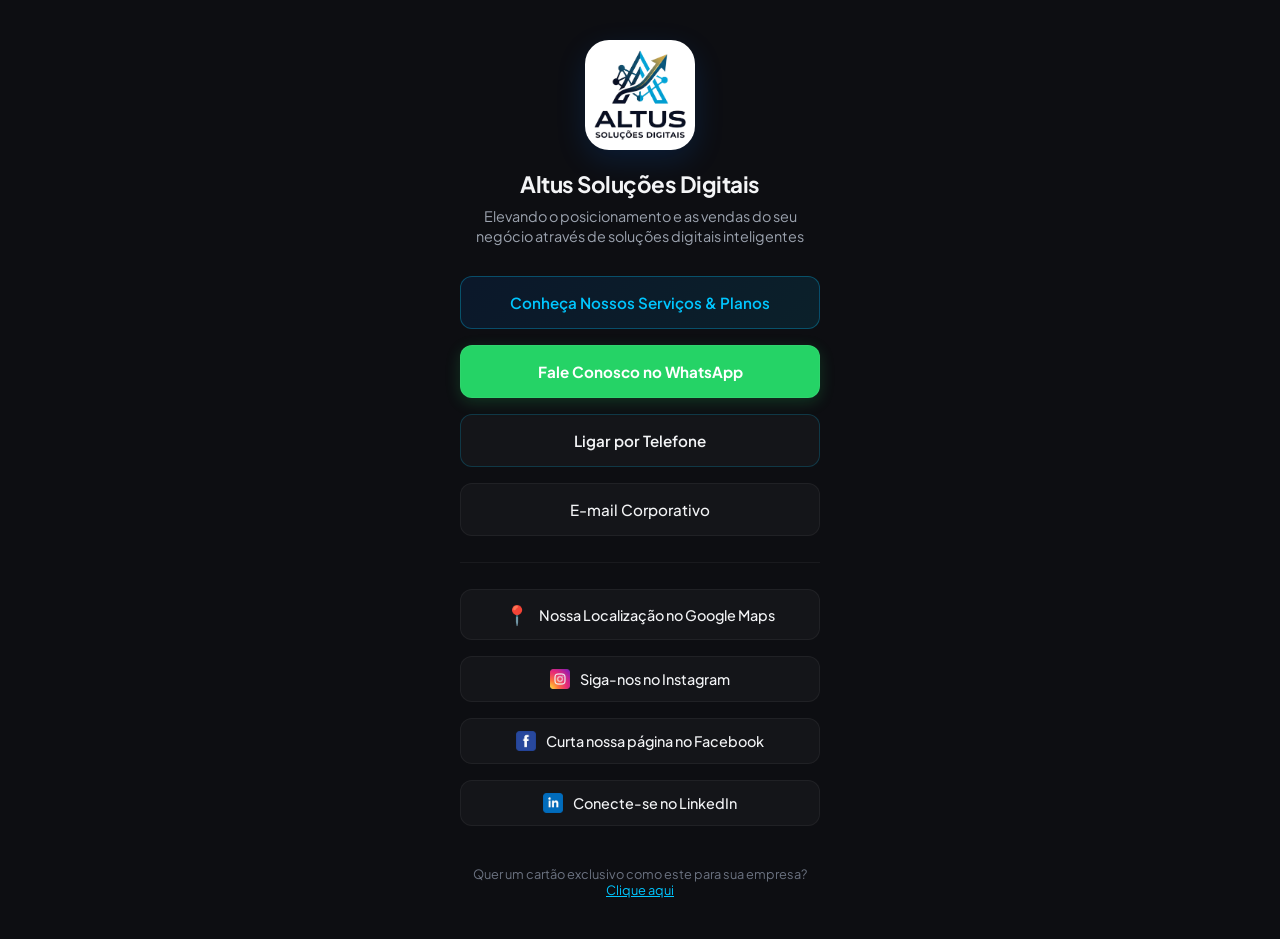
<file: links/index.html>
<!DOCTYPE html>
<html lang="pt-BR">
<head>
    <meta charset="UTF-8">
    <meta name="viewport" content="width=device-width, initial-scale=1.0">
    <meta name="description" content="Altus Soluções Digitais - Cartão de visitas digital. Conecte-se conosco e descubra como elevar o posicionamento da sua empresa na web.">
    <title>Altus Soluções Digitais | Links Úteis</title>

    <!-- Configurações Open Graph para o Compartilhamento no WhatsApp -->
    <meta property="og:type" content="website">
    <meta property="og:title" content="Altus Soluções Digitais | Links Úteis">
    <meta property="og:description" content="Elevando o posicionamento e as vendas do seu negócio através de soluções digitais inteligentes.">
    <meta property="og:url" content="https://keriston-lab.github.io/testecartaodevisita/">

    <!-- A imagem de miniatura (O Segredo do Card Grande) -->
    <meta property="og:image" content="https://keriston-lab.github.io/testecartaodevisita/logo.png">
    <meta property="og:image:secure_url" content="https://keriston-lab.github.io/testecartaodevisita/logo.png">
    <meta property="og:image:type" content="image/png">
    <meta property="og:image:width" content="1200">
    <meta property="og:image:height" content="630">

    <!-- Ícone da Aba do Navegador (Favicon) -->
    <link rel="icon" type="image/jpeg" href="logofavicon.jpg">
    
    <!-- Fonte Premium do Google -->
    <link rel="preconnect" href="https://fonts.googleapis.com">
    <link rel="preconnect" href="https://fonts.gstatic.com" crossorigin>
    <link href="https://fonts.googleapis.com/css2?family=Plus+Jakarta+Sans:wght@400;500;700&display=swap" rel="stylesheet">

    <style>
        * {
            margin: 0;
            padding: 0;
            box-sizing: border-box;
            font-family: 'Plus Jakarta Sans', sans-serif;
        }

        body {
            background-color: #0d0e12;
            color: #f3f4f6;
            display: flex;
            justify-content: center;
            align-items: center;
            min-height: 100vh;
            padding: 20px;
        }

        .container {
            width: 100%;
            max-width: 400px;
            text-align: center;
            padding: 20px;
        }

        /* Container do Logotipo Oficial */
        .logo-container {
            width: 110px;
            height: 110px;
            background-color: #ffffff;
            border-radius: 24px; /* Cantos suavizados modernos */
            margin: 0 auto 20px auto;
            display: flex;
            justify-content: center;
            align-items: center;
            overflow: hidden;
            padding: 8px;
            box-shadow: 0 10px 30px rgba(0, 114, 255, 0.15);
            border: 1px solid rgba(255, 255, 255, 0.1);
        }

        .logo-img {
            width: 100%;
            height: 100%;
            object-fit: contain;
        }

        h1 {
            font-size: 1.4rem;
            font-weight: 700;
            margin-bottom: 8px;
            letter-spacing: -0.5px;
        }

        .subtitle {
            font-size: 0.9rem;
            color: #9ca3af;
            margin-bottom: 30px;
            line-height: 1.4;
        }

        /* Estrutura de Botões (Links) */
        .links-area {
            display: flex;
            flex-direction: column;
            gap: 16px;
            margin-bottom: 40px;
        }

        .btn {
            display: flex;
            justify-content: center;
            align-items: center;
            padding: 16px 20px;
            border-radius: 12px;
            text-decoration: none;
            font-weight: 500;
            font-size: 0.95rem;
            transition: all 0.3s ease;
            border: 1px solid rgba(255, 255, 255, 0.05);
        }

        /* Botão Destaque Principal (WhatsApp) */
        .btn-primary {
            background-color: #25d366;
            color: #fff;
            font-weight: 700;
            box-shadow: 0 4px 15px rgba(37, 211, 102, 0.2);
        }

        .btn-primary:hover {
            transform: translateY(-2px);
            box-shadow: 0 6px 20px rgba(37, 211, 102, 0.4);
        }

        /* Botões Estilo Vidro/Corporativo */
        .btn-secondary {
            background-color: rgba(255, 255, 255, 0.03);
            color: #f3f4f6;
        }

        .btn-secondary:hover {
            background-color: rgba(255, 255, 255, 0.08);
            border-color: rgba(255, 255, 255, 0.15);
            transform: translateY(-2px);
        }

        /* Botão do Site/Portfólio (Gera curiosidade) */
        .btn-gradient {
            background: linear-gradient(135deg, rgba(0, 114, 255, 0.1), rgba(0, 198, 255, 0.1));
            color: #00c6ff;
            border: 1px solid rgba(0, 198, 255, 0.3);
            font-weight: 600;
        }

        .btn-gradient:hover {
            background: linear-gradient(135deg, rgba(0, 114, 255, 0.2), rgba(0, 198, 255, 0.2));
            transform: translateY(-2px);
        }

        /* Rodapé de Venda Passiva */
        .footer-cta {
            font-size: 0.8rem;
            color: #6b7280;
            text-decoration: none;
            display: inline-block;
            transition: color 0.3s;
        }

        .footer-cta span {
            color: #00c6ff;
            text-decoration: underline;
        }

        .footer-cta:hover {
            color: #9ca3af;
        }
    </style>
</head>
<body>

    <div class="container">
        <!-- Cabeçalho da Marca com Logotipo Oficial -->
        <div class="logo-container">
            <img src="logosemfundo.png" alt="Altus Soluções Digitais Logo" class="logo-img">
        </div>
        <h1>Altus Soluções Digitais</h1>
        <p class="subtitle">Elevando o posicionamento e as vendas do seu negócio através de soluções digitais inteligentes</p>

        <!-- Lista de Links Otimizada -->
        <div class="links-area">
            <!-- Link Isca para o Site Completo -->
            <a href="../index.html" class="btn btn-gradient">
                Conheça Nossos Serviços & Planos
            </a>

            <!-- Contatos Diretos de Alta Conversão -->
            <a href="https://wa.me/5519991468640" target="_blank" class="btn btn-primary">
                Fale Conosco no WhatsApp
            </a>

            <a href="tel:5519991468640" class="btn btn-secondary" style="font-weight: 600; border-color: rgba(0, 198, 255, 0.2);">
                Ligar por Telefone
            </a>

            <a href="mailto:contato@altusdigital.net.br" class="btn btn-secondary">
                E-mail Corporativo
            </a>

            <!-- Divisor sutil para as Redes Sociais -->
            <div style="height: 1px; background: rgba(255,255,255,0.05); margin: 10px 0;"></div>

            <!-- Redes Sociais e Localização com Logos Oficiais -->
            <a href="https://maps.google.com/?q=SEU_ENDERECO" target="_blank" class="btn btn-secondary" style="font-size: 0.9rem; padding: 12px; gap: 10px;">
                <span style="font-size: 1.2rem; display: flex; align-items: center;">📍</span> Nossa Localização no Google Maps
            </a>

            <a href="https://www.instagram.com/seu_perfil" target="_blank" class="btn btn-secondary" style="font-size: 0.9rem; padding: 12px; gap: 10px;">
                <img src="instagramlogosemlogo.png" alt="Instagram" style="width: 20px; height: 20px; object-fit: contain; display: block;">
                Siga-nos no Instagram
            </a>

            <a href="https://www.facebook.com/seu_perfil" target="_blank" class="btn btn-secondary" style="font-size: 0.9rem; padding: 12px; gap: 10px;">
                <img src="facebooklogosemfundo.png" alt="Facebook" style="width: 20px; height: 20px; object-fit: contain; display: block;">
                Curta nossa página no Facebook
            </a>

            <a href="https://www.linkedin.com/in/seu_perfil" target="_blank" class="btn btn-secondary" style="font-size: 0.9rem; padding: 12px; gap: 10px;">
                <img src="linkedinlogosemfundo.png" alt="LinkedIn" style="width: 20px; height: 20px; object-fit: contain; display: block;">
                Conecte-se no LinkedIn
            </a>
        </div>

        <!-- Rodapé Comercial -->
        <a href="https://wa.me/5519991468640?text=Quero%20um%20cartao%20digital%20como%20o%20seu" target="_blank" class="footer-cta">
            Quer um cartão exclusivo como este para sua empresa? <span>Clique aqui</span>
        </a>
    </div>

</body>
</html>
</file>
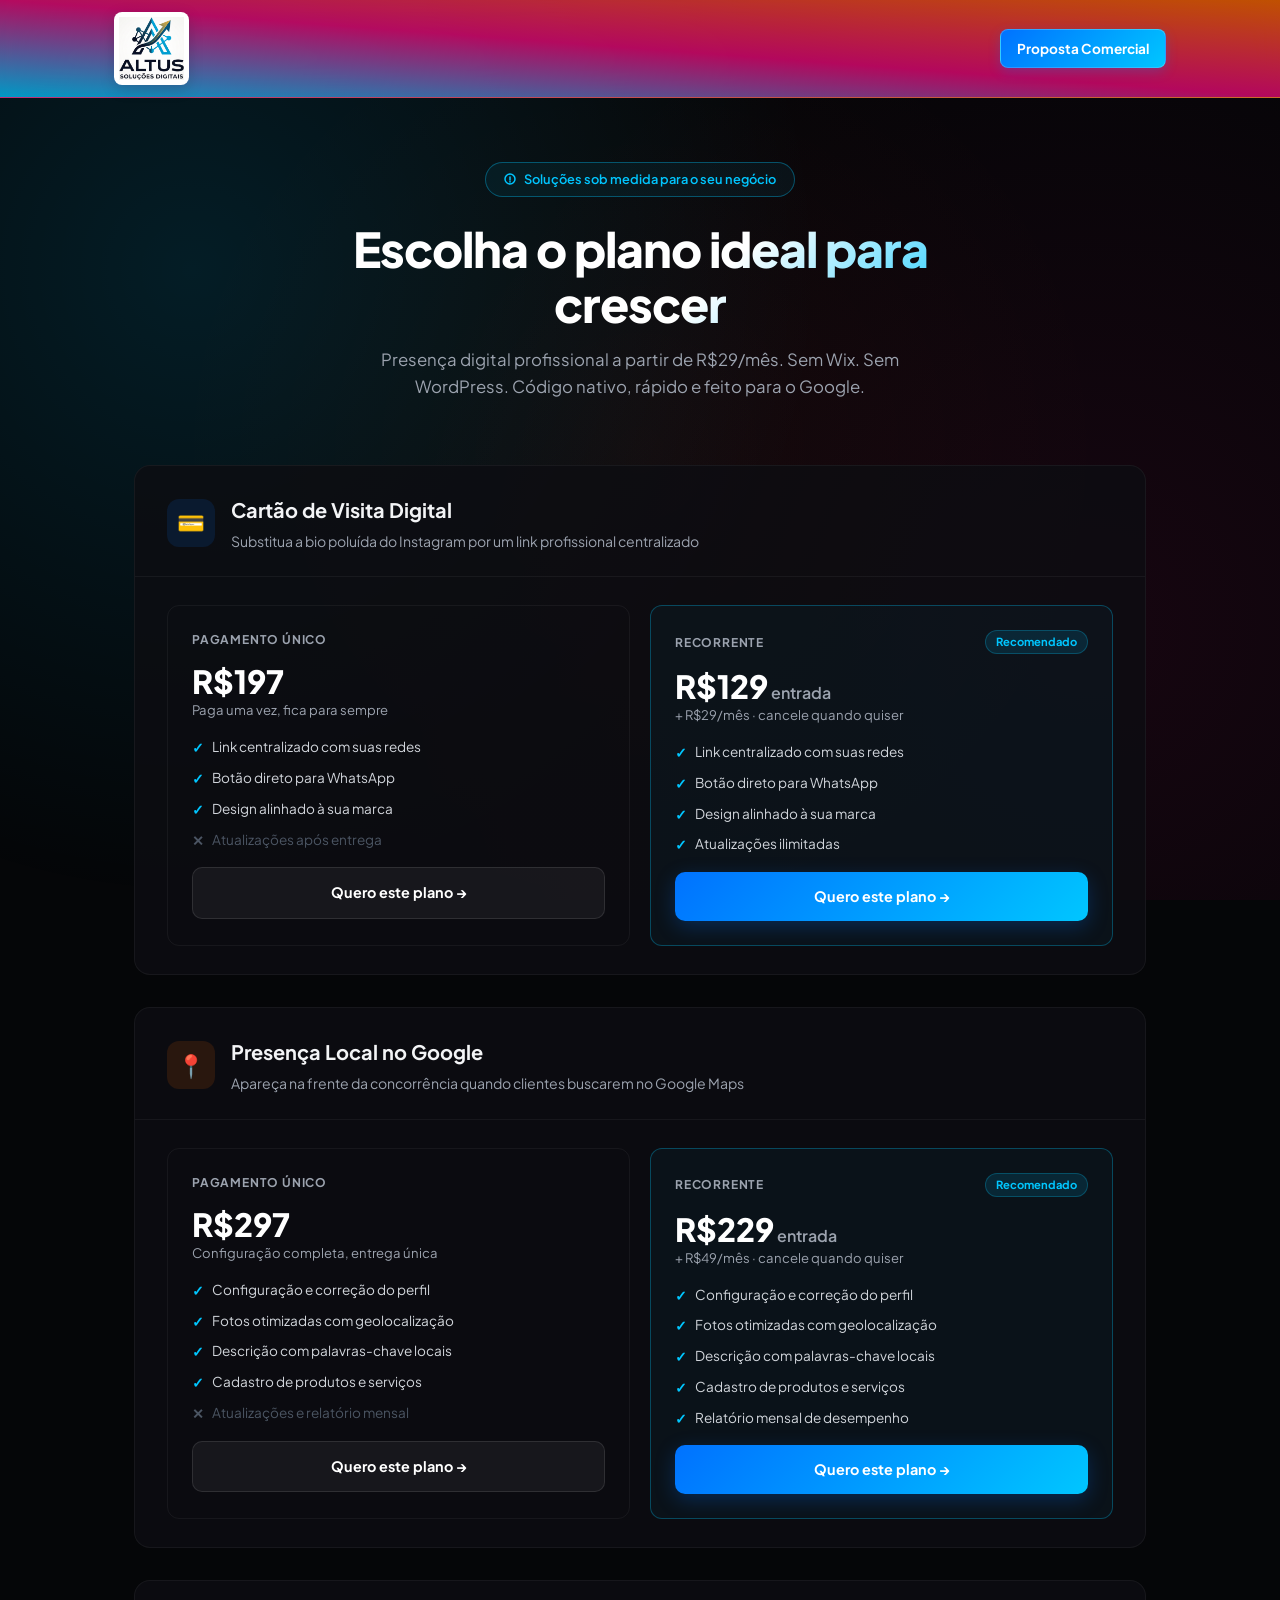
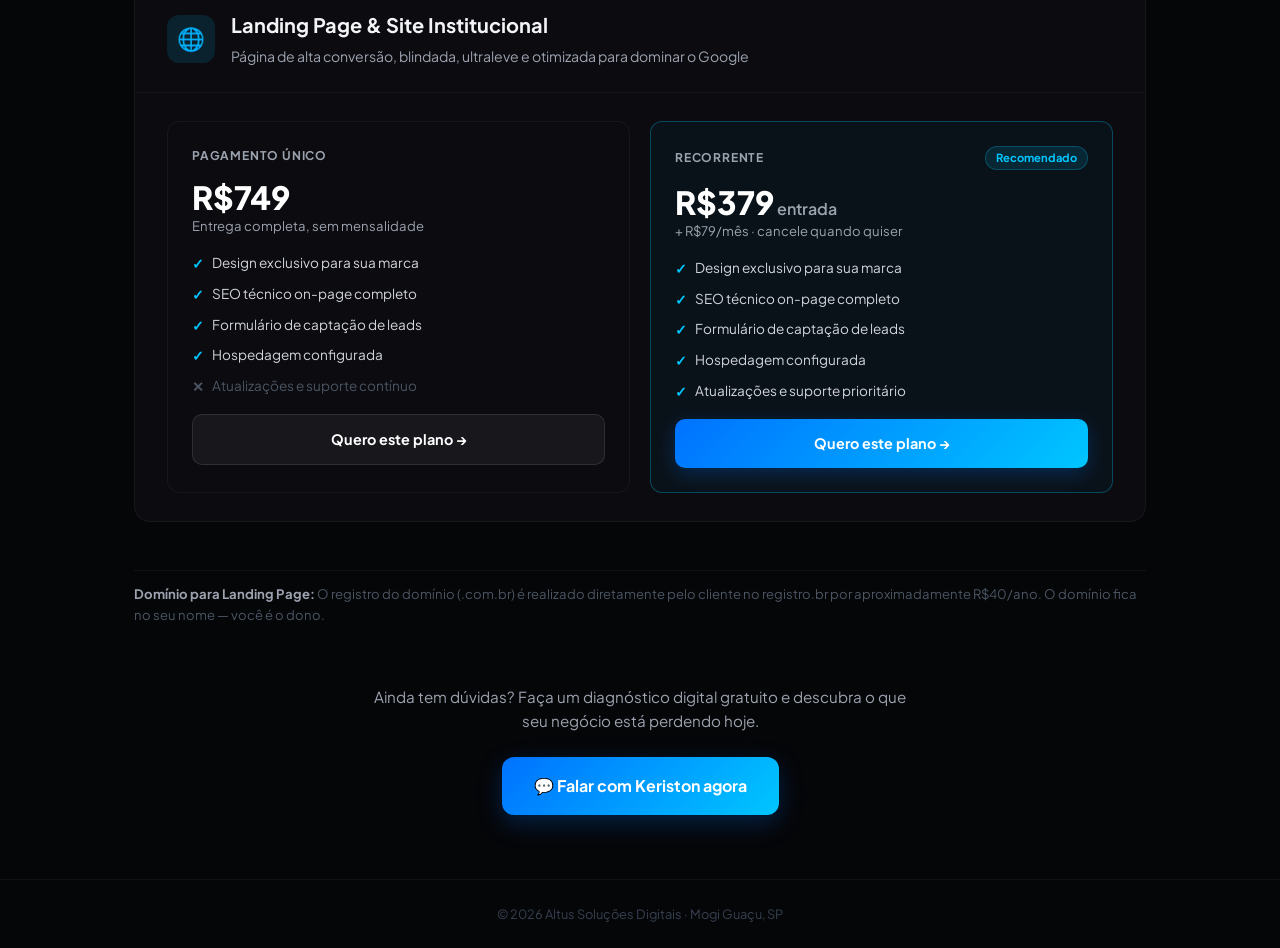
<file: proposta/index.html>
<!DOCTYPE html>
<html lang="pt-BR">
<head>
  <meta charset="UTF-8" />
  <meta name="viewport" content="width=device-width, initial-scale=1.0"/>
  <title>Proposta Comercial — Altus Soluções Digitais</title>
  <link rel="icon" type="image/png" href="../links/logofavicon.png">
  <link href="https://fonts.googleapis.com/css2?family=Plus+Jakarta+Sans:wght@400;500;600;700;800&display=swap" rel="stylesheet"/>
  <style>
    *, *::before, *::after { margin: 0; padding: 0; box-sizing: border-box; }

    :root {
      --bg: #050608;
      --surface: rgba(13,14,18,0.85);
      --border: rgba(255,255,255,0.05);
      --cyan: #00c6ff;
      --blue: #0072ff;
      --text: #f3f4f6;
      --muted: #9ca3af;
      --radius: 16px;
    }

    html { scroll-behavior: smooth; }

    body {
      background: var(--bg);
      color: var(--text);
      font-family: 'Plus Jakarta Sans', sans-serif;
      line-height: 1.6;
      -webkit-font-smoothing: antialiased;
      min-height: 100vh;
    }

    /* ── FUNDO ANIMADO COM TEXTURA E COR SUBTIL ── */
    .bg-animation {
      position: fixed;
      top: 0; 
      left: 0; 
      width: 100vw; 
      height: 100vh;
      /* Aumentamos levemente a opacidade e adicionamos o tom Laranja/Rosa bem ao fundo para gerar contraste */
      background: radial-gradient(circle at 15% 30%, rgba(0, 198, 255, 0.12) 0%, transparent 50%),
                  radial-gradient(circle at 85% 70%, rgba(238, 9, 121, 0.08) 0%, transparent 55%),
                  radial-gradient(circle at 50% 50%, rgba(255, 106, 0, 0.04) 0%, transparent 60%);
      z-index: -1;
      pointer-events: none;
      /* Movimento extremamente suave e orgânico */
      animation: slowMove 25s alternate infinite ease-in-out;
    }
    
    @keyframes slowMove {
      0% { 
        transform: scale(1) translate(0, 0) rotate(0deg); 
        filter: hue-rotate(0deg);
      }
      50% {
        transform: scale(1.05) translate(15px, -10px) rotate(1deg);
      }
      100% { 
        transform: scale(1.08) translate(-10px, 15px) rotate(-1deg); 
        filter: hue-rotate(8deg); /* Distorce as cores sutilmente ao longo do tempo */
      }
    }

    /* ── HEADER ── */
    header {
      position: sticky;
      top: 0;
      z-index: 100;
      background: linear-gradient(to top right, rgba(0,198,255,0.75), rgba(238,9,121,0.75) 50%, rgba(255,106,0,0.75));
      backdrop-filter: blur(18px);
      -webkit-backdrop-filter: blur(18px);
      border-bottom: 1px solid rgba(255,255,255,0.15);
      padding: 12px 0; /* Zeramos as laterais para o container alinhar sozinho */
    }

    .header-container {
      max-width: 1100px;
      margin: 0 auto;
      padding: 0 24px;
      display: flex;
      align-items: center;
      justify-content: space-between;
      width: 100%;
    }

    .logo-box {
      width: 75px;
      background: #fff;
      border-radius: 8px;
      padding: 5px;
      box-shadow: 0 4px 15px rgba(0,0,0,0.15);
    }

    .logo-box img {
      width: 100%;
      display: block;
    }

    .header-badge {
      display: inline-flex;
      align-items: center;
      justify-content: center;
      background: linear-gradient(135deg, #0072ff, #00c6ff);
      color: #fff;
      font-size: 0.85rem;
      font-weight: 700;
      padding: 8px 16px;
      border-radius: 8px;
      box-shadow: 0 4px 12px rgba(0, 114, 255, 0.25);
      border: 1px solid rgba(255, 255, 255, 0.2);
    }

    /* ── HERO ── */
    .hero {
      padding: 64px 24px 48px;
      text-align: center;
      max-width: 720px;
      margin: 0 auto;
    }

    .hero-tag {
      display: inline-flex;
      align-items: center;
      gap: 8px;
      border: 1px solid rgba(0,198,255,0.35);
      border-radius: 30px;
      padding: 6px 18px;
      font-size: 0.8rem;
      font-weight: 600;
      color: var(--cyan);
      background: rgba(0,198,255,0.06);
      margin-bottom: 24px;
    }

    .hero h1 {
      font-size: clamp(2rem, 5vw, 3rem);
      font-weight: 800;
      line-height: 1.15;
      letter-spacing: -1px;
      background: linear-gradient(135deg, #fff 60%, var(--cyan));
      -webkit-background-clip: text;
      background-clip: text;
      -webkit-text-fill-color: transparent;
      margin-bottom: 16px;
    }

    .hero p {
      color: var(--muted);
      font-size: 1.05rem;
      max-width: 540px;
      margin: 0 auto;
    }

    /* ── SERVICES ── */
    .services {
      padding: 16px 24px 64px;
      max-width: 1060px;
      margin: 0 auto;
      display: flex;
      flex-direction: column;
      gap: 32px;
    }

    .service-card {
      background: var(--surface);
      border: 1px solid var(--border);
      border-radius: var(--radius);
      overflow: hidden;
      transition: border-color 0.3s ease, box-shadow 0.3s ease;
    }

    .service-card:hover {
      border-color: rgba(0,198,255,0.25);
      box-shadow: 0 0 30px rgba(0,198,255,0.07);
    }

    .service-header {
      padding: 28px 32px 24px;
      border-bottom: 1px solid var(--border);
      display: flex;
      align-items: center;
      gap: 16px;
    }

    .service-icon {
      width: 48px;
      height: 48px;
      border-radius: 12px;
      display: flex;
      align-items: center;
      justify-content: center;
      font-size: 1.4rem;
      flex-shrink: 0;
    }

    .icon-card   { background: rgba(0,114,255,0.12); }
    .icon-maps   { background: rgba(255,106,0,0.12); }
    .icon-site   { background: rgba(0,198,255,0.12); }

    .service-header-text h2 {
      font-size: 1.25rem;
      font-weight: 700;
      margin-bottom: 4px;
    }

    .service-header-text p {
      font-size: 0.88rem;
      color: var(--muted);
    }

    .service-body {
      padding: 28px 32px;
      display: grid;
      grid-template-columns: 1fr 1fr;
      gap: 20px;
    }

    /* ── PLAN CARD ── */
    .plan {
      border: 1px solid var(--border);
      border-radius: 12px;
      padding: 24px;
      display: flex;
      flex-direction: column;
      gap: 16px;
      transition: all 0.25s ease;
      cursor: pointer;
      position: relative;
      overflow: hidden;
    }

    .plan::before {
      content: '';
      position: absolute;
      inset: 0;
      background: linear-gradient(135deg, rgba(0,198,255,0.06), transparent 60%);
      opacity: 0;
      transition: opacity 0.25s ease;
    }

    .plan:hover { border-color: var(--cyan); }
    .plan:hover::before { opacity: 1; }

    .plan.destaque {
      border-color: rgba(0,198,255,0.3);
      background: rgba(0,198,255,0.04);
    }

    .plan-label {
      display: flex;
      align-items: center;
      justify-content: space-between;
    }

    .plan-label span {
      font-size: 0.75rem;
      font-weight: 700;
      text-transform: uppercase;
      letter-spacing: 0.8px;
      color: var(--muted);
    }

    .badge-rec {
      background: rgba(0,198,255,0.12);
      color: var(--cyan);
      border: 1px solid rgba(0,198,255,0.25);
      border-radius: 20px;
      padding: 2px 10px;
      font-size: 0.7rem;
      font-weight: 700;
    }

    .plan-price {
      display: flex;
      flex-direction: column;
      gap: 2px;
    }

    .plan-price .main {
      font-size: 2rem;
      font-weight: 800;
      color: #fff;
      line-height: 1;
    }

    .plan-price .main span {
      font-size: 1rem;
      font-weight: 600;
      color: var(--muted);
    }

    .plan-price .sub {
      font-size: 0.82rem;
      color: var(--muted);
    }

    .plan-features {
      list-style: none;
      display: flex;
      flex-direction: column;
      gap: 8px;
    }

    .plan-features li {
      font-size: 0.85rem;
      color: #d1d5db;
      display: flex;
      align-items: flex-start;
      gap: 8px;
    }

    .plan-features li::before {
      content: '✓';
      color: var(--cyan);
      font-weight: 700;
      flex-shrink: 0;
      margin-top: 1px;
    }

    .plan-features li.no::before {
      content: '✕';
      color: #4b5563;
    }

    .plan-features li.no { color: #4b5563; }

    .btn-escolher {
      display: block;
      width: 100%;
      padding: 13px;
      border-radius: 10px;
      border: none;
      font-family: inherit;
      font-size: 0.9rem;
      font-weight: 700;
      cursor: pointer;
      text-align: center;
      text-decoration: none;
      transition: all 0.2s ease;
      position: relative;
      z-index: 1;
    }

    .btn-unico {
      background: rgba(255,255,255,0.05);
      color: #fff;
      border: 1px solid rgba(255,255,255,0.1);
    }

    .btn-unico:hover {
      background: rgba(255,255,255,0.1);
    }

    .btn-recorrente {
      background: linear-gradient(135deg, var(--blue), var(--cyan));
      color: #fff;
      box-shadow: 0 6px 20px rgba(0,114,255,0.25);
    }

    .btn-recorrente:hover {
      transform: translateY(-2px);
      box-shadow: 0 10px 25px rgba(0,114,255,0.4);
    }

    /* ── DOMAIN NOTE ── */
    .domain-note {
      max-width: 1060px;
      margin: -16px auto 0;
      padding: 0 24px;
    }

    .domain-note p {
      font-size: 0.82rem;
      color: #4b5563;
      padding: 12px 0;
      border-top: 1px solid var(--border);
    }

    .domain-note p strong { color: var(--muted); }

    /* ── FOOTER CTA ── */
    .footer-cta {
      padding: 48px 24px 64px;
      text-align: center;
      max-width: 600px;
      margin: 0 auto;
    }

    .footer-cta p {
      color: var(--muted);
      font-size: 0.95rem;
      margin-bottom: 24px;
    }

    .btn-diagnostico {
      display: inline-flex;
      align-items: center;
      gap: 10px;
      background: linear-gradient(135deg, var(--blue), var(--cyan));
      color: #fff;
      text-decoration: none;
      font-weight: 700;
      font-size: 1rem;
      padding: 16px 32px;
      border-radius: 12px;
      box-shadow: 0 8px 25px rgba(0,114,255,0.25);
      transition: all 0.3s ease;
      animation: pulse 2.5s infinite;
    }

    .btn-diagnostico:hover {
      transform: translateY(-3px);
      box-shadow: 0 12px 30px rgba(0,114,255,0.45);
    }

    @keyframes pulse {
      0%   { box-shadow: 0 0 0 0 rgba(0,114,255,0.5); }
      70%  { box-shadow: 0 0 0 14px rgba(0,114,255,0); }
      100% { box-shadow: 0 0 0 0 rgba(0,114,255,0); }
    }

    /* ── FOOTER ── */
    footer {
      border-top: 1px solid var(--border);
      padding: 24px;
      text-align: center;
    }

    footer p {
      font-size: 0.8rem;
      color: #374151;
    }

    /* ── MOBILE ── */
    @media (max-width: 640px) {
      .service-body { grid-template-columns: 1fr; }
      .service-header { padding: 20px; }
      .service-body { padding: 20px; }
      .plan-price .main { font-size: 1.6rem; }
    }
  </style>
</head>
<body>

  <!-- Névoa dinâmica para preencher o fundo escuro -->
  <div class="bg-animation"></div>

  <header>
    <div class="header-container">
      <!-- Adicionado o link para voltar um nível até a página inicial -->
      <a href="../" style="text-decoration: none; display: block;">
        <div class="logo-box">
          <img src="../links/logo.png" alt="Altus Soluções Digitais">
        </div>
      </a>
      <div class="header-badge">Proposta Comercial</div>
    </div>
  </header>

<section class="hero">
  <div class="hero-tag">
    <svg width="12" height="12" viewBox="0 0 12 12" fill="none"><circle cx="6" cy="6" r="5" stroke="#00c6ff" stroke-width="1.5"/><path d="M6 4v3M6 8.5v.5" stroke="#00c6ff" stroke-width="1.5" stroke-linecap="round"/></svg>
    Soluções sob medida para o seu negócio
  </div>
  <h1>Escolha o plano ideal para crescer</h1>
  <p>Presença digital profissional a partir de R$29/mês. Sem Wix. Sem WordPress. Código nativo, rápido e feito para o Google.</p>
</section>

<div class="services">

  <!-- CARTÃO DIGITAL -->
  <div class="service-card">
    <div class="service-header">
      <div class="service-icon icon-card">💳</div>
      <div class="service-header-text">
        <h2>Cartão de Visita Digital</h2>
        <p>Substitua a bio poluída do Instagram por um link profissional centralizado</p>
      </div>
    </div>
    <div class="service-body">
      <div class="plan">
        <div class="plan-label"><span>Pagamento Único</span></div>
        <div class="plan-price">
          <div class="main">R$197<span></span></div>
          <div class="sub">Paga uma vez, fica para sempre</div>
        </div>
        <ul class="plan-features">
          <li>Link centralizado com suas redes</li>
          <li>Botão direto para WhatsApp</li>
          <li>Design alinhado à sua marca</li>
          <li class="no">Atualizações após entrega</li>
        </ul>
        <a href="https://wa.me/5519991468640?text=Ol%C3%A1%20Keriston%2C%20tenho%20interesse%20no%20Cart%C3%A3o%20Digital%20%E2%80%94%20Pagamento%20%C3%9Anico%20de%20R%24197." class="btn-escolher btn-unico" target="_blank">Quero este plano →</a>
      </div>
      <div class="plan destaque">
        <div class="plan-label">
          <span>Recorrente</span>
          <div class="badge-rec">Recomendado</div>
        </div>
        <div class="plan-price">
          <div class="main">R$129<span> entrada</span></div>
          <div class="sub">+ R$29/mês · cancele quando quiser</div>
        </div>
        <ul class="plan-features">
          <li>Link centralizado com suas redes</li>
          <li>Botão direto para WhatsApp</li>
          <li>Design alinhado à sua marca</li>
          <li>Atualizações ilimitadas</li>
        </ul>
        <a href="https://wa.me/5519991468640?text=Ol%C3%A1%20Keriston%2C%20tenho%20interesse%20no%20Cart%C3%A3o%20Digital%20%E2%80%94%20Plano%20Recorrente%20R%24129%20%2B%20R%2429%2Fm%C3%AAs." class="btn-escolher btn-recorrente" target="_blank">Quero este plano →</a>
      </div>
    </div>
  </div>

  <!-- PRESENÇA LOCAL -->
  <div class="service-card">
    <div class="service-header">
      <div class="service-icon icon-maps">📍</div>
      <div class="service-header-text">
        <h2>Presença Local no Google</h2>
        <p>Apareça na frente da concorrência quando clientes buscarem no Google Maps</p>
      </div>
    </div>
    <div class="service-body">
      <div class="plan">
        <div class="plan-label"><span>Pagamento Único</span></div>
        <div class="plan-price">
          <div class="main">R$297<span></span></div>
          <div class="sub">Configuração completa, entrega única</div>
        </div>
        <ul class="plan-features">
          <li>Configuração e correção do perfil</li>
          <li>Fotos otimizadas com geolocalização</li>
          <li>Descrição com palavras-chave locais</li>
          <li>Cadastro de produtos e serviços</li>
          <li class="no">Atualizações e relatório mensal</li>
        </ul>
        <a href="https://wa.me/5519991468640?text=Ol%C3%A1%20Keriston%2C%20tenho%20interesse%20na%20Presen%C3%A7a%20Local%20%E2%80%94%20Pagamento%20%C3%9Anico%20de%20R%24297." class="btn-escolher btn-unico" target="_blank">Quero este plano →</a>
      </div>
      <div class="plan destaque">
        <div class="plan-label">
          <span>Recorrente</span>
          <div class="badge-rec">Recomendado</div>
        </div>
        <div class="plan-price">
          <div class="main">R$229<span> entrada</span></div>
          <div class="sub">+ R$49/mês · cancele quando quiser</div>
        </div>
        <ul class="plan-features">
          <li>Configuração e correção do perfil</li>
          <li>Fotos otimizadas com geolocalização</li>
          <li>Descrição com palavras-chave locais</li>
          <li>Cadastro de produtos e serviços</li>
          <li>Relatório mensal de desempenho</li>
        </ul>
        <a href="https://wa.me/5519991468640?text=Ol%C3%A1%20Keriston%2C%20tenho%20interesse%20na%20Presen%C3%A7a%20Local%20%E2%80%94%20Plano%20Recorrente%20R%24229%20%2B%20R%2449%2Fm%C3%AAs." class="btn-escolher btn-recorrente" target="_blank">Quero este plano →</a>
      </div>
    </div>
  </div>

  <!-- LANDING PAGE -->
  <div class="service-card">
    <div class="service-header">
      <div class="service-icon icon-site">🌐</div>
      <div class="service-header-text">
        <h2>Landing Page & Site Institucional</h2>
        <p>Página de alta conversão, blindada, ultraleve e otimizada para dominar o Google</p>
      </div>
    </div>
    <div class="service-body">
      <div class="plan">
        <div class="plan-label"><span>Pagamento Único</span></div>
        <div class="plan-price">
          <div class="main">R$749<span></span></div>
          <div class="sub">Entrega completa, sem mensalidade</div>
        </div>
        <ul class="plan-features">
          <li>Design exclusivo para sua marca</li>
          <li>SEO técnico on-page completo</li>
          <li>Formulário de captação de leads</li>
          <li>Hospedagem configurada</li>
          <li class="no">Atualizações e suporte contínuo</li>
        </ul>
        <a href="https://wa.me/5519991468640?text=Ol%C3%A1%20Keriston%2C%20tenho%20interesse%20na%20Landing%20Page%20%E2%80%94%20Pagamento%20%C3%9Anico%20de%20R%24749." class="btn-escolher btn-unico" target="_blank">Quero este plano →</a>
      </div>
      <div class="plan destaque">
        <div class="plan-label">
          <span>Recorrente</span>
          <div class="badge-rec">Recomendado</div>
        </div>
        <div class="plan-price">
          <div class="main">R$379<span> entrada</span></div>
          <div class="sub">+ R$79/mês · cancele quando quiser</div>
        </div>
        <ul class="plan-features">
          <li>Design exclusivo para sua marca</li>
          <li>SEO técnico on-page completo</li>
          <li>Formulário de captação de leads</li>
          <li>Hospedagem configurada</li>
          <li>Atualizações e suporte prioritário</li>
        </ul>
        <a href="https://wa.me/5519991468640?text=Ol%C3%A1%20Keriston%2C%20tenho%20interesse%20na%20Landing%20Page%20%E2%80%94%20Plano%20Recorrente%20R%24379%20%2B%20R%2479%2Fm%C3%AAs." class="btn-escolher btn-recorrente" target="_blank">Quero este plano →</a>
      </div>
    </div>
  </div>

</div>

<div class="domain-note">
  <p><strong>Domínio para Landing Page:</strong> O registro do domínio (.com.br) é realizado diretamente pelo cliente no registro.br por aproximadamente R$40/ano. O domínio fica no seu nome — você é o dono.</p>
</div>

<div class="footer-cta">
  <p>Ainda tem dúvidas? Faça um diagnóstico digital gratuito e descubra o que seu negócio está perdendo hoje.</p>
  <a href="https://wa.me/5519991468640?text=Ol%C3%A1%20Keriston%2C%20gostaria%20de%20um%20diagn%C3%B3stico%20digital%20gratuito." class="btn-diagnostico" target="_blank">
    💬 Falar com Keriston agora
  </a>
</div>

<footer>
  <p>© 2026 Altus Soluções Digitais · Mogi Guaçu, SP</p>
</footer>

</body>
</html>
</file>
<file: style.css>
/* Fundações, Reset e Rolagem Livre */
html {
    scroll-behavior: smooth;
}

* {
    margin: 0;
    padding: 0;
    box-sizing: border-box;
    font-family: 'Plus Jakarta Sans', sans-serif;
}

body {
    background-color: #050608;
    color: #f3f4f6;
    line-height: 1.6;
    -webkit-font-smoothing: antialiased;
    overflow-x: hidden;
}

.container {
    width: 100%;
    max-width: 1100px;
    margin: 0 auto;
    padding: 0 24px;
}

/* 1. Header Flutuante Colorido (Ciano, Rosa e Laranja) */
header {
    position: sticky;
    top: 0;
    /* Aumentada a transparência para 0.75 para dar mais poder ao vidro jateado */
    background: linear-gradient(to top right, rgba(0, 198, 255, 0.75) 0%, rgba(238, 9, 121, 0.75) 50%, rgba(255, 106, 0, 0.75) 100%);
    backdrop-filter: blur(18px);
    -webkit-backdrop-filter: blur(18px);
    border-bottom: 1px solid rgba(255, 255, 255, 0.2);
    z-index: 1000;
    padding: 12px 0;
    box-shadow: 0 4px 30px rgba(0, 0, 0, 0.25);
}

header .container {
    display: flex;
    justify-content: space-between;
    align-items: center;
}

.logo-link {
    text-decoration: none;
    display: block;
    transition: transform 0.2s ease;
}

.logo-link:hover {
    transform: scale(1.02);
}

.logo-box {
    width: 75px;
    background-color: #ffffff;
    border-radius: 8px;
    padding: 5px;
    box-shadow: 0 4px 15px rgba(0, 0, 0, 0.15);
}

.logo-box img {
    width: 100%;
    display: block;
}

nav {
    display: flex;
    align-items: center;
    gap: 25px;
}

nav ul {
    display: flex;
    list-style: none;
    gap: 25px;
    align-items: center;
}

nav ul li a {
    color: rgba(255, 255, 255, 0.85);
    text-decoration: none;
    font-size: 0.9rem;
    font-weight: 600;
    transition: all 0.2s ease;
}

nav ul li a:hover {
    color: #ffffff;
    text-shadow: 0 0 10px rgba(255, 255, 255, 0.3);
}

/* Botão WhatsApp em Azul Neon */
.btn-header-whatsapp {
    display: inline-flex;
    align-items: center;
    justify-content: center;
    background: linear-gradient(135deg, #0072ff, #00c6ff);
    color: #fff !important;
    text-decoration: none;
    font-size: 0.85rem;
    font-weight: 700;
    padding: 8px 16px;
    border-radius: 8px;
    box-shadow: 0 4px 12px rgba(0, 114, 255, 0.25);
    transition: all 0.2s ease-in-out;
    margin-left: 5px;
    border: 1px solid rgba(255, 255, 255, 0.2);
}

.btn-header-whatsapp:hover {
    transform: translateY(-1px);
    box-shadow: 0 6px 15px rgba(0, 114, 255, 0.45);
    filter: brightness(1.05);
}

/* Configuração de Seções Gerais */
section {
    padding: 55px 0;
    border-bottom: 1px solid rgba(255, 255, 255, 0.02);
    position: relative;
    display: block; /* Remove o bloqueio de colunas */
    width: 100%;
    scroll-margin-top: 90px;
}

.section-title {
    text-align: center;
    font-size: 2.2rem;
    font-weight: 700;
    margin-bottom: 45px;
    letter-spacing: -0.5px;
    width: 100%;
}

.section-title span {
    color: #00c6ff;
    text-shadow: 0 0 15px rgba(0, 198, 255, 0.2);
}

.section-subtitle {
    text-align: center;
    color: #9ca3af;
    font-size: 1.05rem;
    max-width: 650px;
    margin: 0 auto 45px auto;
    line-height: 1.6;
}

/* 2. Hero Section e Background Global */
.hero-wrapper {
    padding: 20px 12px;
    width: 100%;
    max-width: 100%;
    margin: 0 auto;
    position: relative;
    overflow: hidden;
}

.hero {
    border: 1px solid rgba(255, 255, 255, 0.04);
    border-radius: 24px;
    position: relative;
    background-color: rgba(5, 6, 8, 0.45);
    padding: 110px 24px;
    display: flex;
    align-items: center;
    justify-content: center;
    width: 100%;
    overflow: hidden;
}

/* O novo Logo Gigante que atravessa as seções */
.global-logo-bg {
    position: absolute;
    top: 0;
    left: 0;
    width: 100%;
    height: 1800px;
    /* Desce o suficiente para cobrir Hero, Serviços e passar pela Equipe */
    background-image:
        linear-gradient(to bottom, rgba(5, 6, 8, 0.1) 0%, rgba(5, 6, 8, 0.8) 70%, rgba(5, 6, 8, 1) 100%),
        url('links/logosemfundo.png');
    background-position: center 100px;
    /* Deslocado um pouco para baixo do Header */
    background-size: 800px;
    background-repeat: no-repeat;
    z-index: -1;
    /* Mantém atrás de tudo no site */
    pointer-events: none;
}

/* Expansão da névoa do logo para telas de celular (que são mais compridas) */
@media (max-width: 768px) {
    .global-logo-bg {
        height: 2400px;
        background-size: 150%;
        background-position: center 140px;
        background-image:
            linear-gradient(to bottom, rgba(5, 6, 8, 0.1) 0%, rgba(5, 6, 8, 0.9) 80%, rgba(5, 6, 8, 1) 100%),
            url('links/logosemfundo.png');
    }
}

.hero-animation-overlay {
    position: absolute;
    top: 0;
    left: 0;
    width: 100%;
    height: 100%;
    background: radial-gradient(circle at 15% 25%, rgba(0, 114, 255, 0.18) 0%, transparent 45%),
        radial-gradient(circle at 85% 75%, rgba(0, 198, 255, 0.12) 0%, transparent 50%);
    z-index: 1;
    animation: backgroundShift 18s linear infinite alternate;
}

@keyframes backgroundShift {
    0% { transform: scale(1) translate(0, 0); filter: hue-rotate(0deg); }
    100% { transform: scale(1.08) translate(15px, -15px); filter: hue-rotate(10deg); }
}

/* Glassmorphism Card + Efeito de Rastro no Hero */
.glass-card {
    position: relative;
    z-index: 2;
    background: rgba(13, 14, 18, 0.5);
    backdrop-filter: blur(16px);
    -webkit-backdrop-filter: blur(16px);
    border: 1px solid rgba(255, 255, 255, 0.08);
    border-radius: 20px;
    padding: 60px 50px;
    width: 100%;
    max-width: 1060px;
    margin: 0 auto;
    box-shadow: 0 20px 50px rgba(0, 0, 0, 0.5);
    text-align: center;
    overflow: hidden; 
}

.glass-card::before {
    content: '';
    position: absolute;
    top: 0;
    left: 0;
    width: 100%;
    height: 100%;
    background: radial-gradient(
        600px circle at var(--mouse-x, 50%) var(--mouse-y, 50%),
        rgba(0, 198, 255, 0.15),
        rgba(255, 122, 0, 0.05) 45%,
        transparent 60%
    );
    z-index: 0;
    opacity: 0;
    transition: opacity 0.5s ease;
    pointer-events: none;
    border-radius: inherit;
}

.glass-card:hover::before {
    opacity: 1;
}

.glass-card h1, 
.glass-card p, 
.glass-card .btn-cta {
    position: relative;
    z-index: 2;
}

h1 {
    font-size: 3rem;
    font-weight: 700;
    line-height: 1.25;
    letter-spacing: -1px;
    margin-bottom: 24px;
    background: linear-gradient(135deg, #fff 65%, #00c6ff);
    -webkit-background-clip: text;
    background-clip: text;
    -webkit-text-fill-color: transparent;
    width: 100%;
    margin-left: auto;
    margin-right: auto;
}

.glass-card p {
    font-size: 1.2rem;
    color: #9ca3af;
    margin-bottom: 40px;
    max-width: 820px;
    margin-left: auto;
    margin-right: auto;
}

.btn-cta {
    display: inline-flex;
    align-items: center;
    justify-content: center;
    background: linear-gradient(135deg, #0072ff, #00c6ff);
    color: #fff;
    text-decoration: none;
    font-weight: 700;
    padding: 18px 36px;
    border-radius: 12px;
    box-shadow: 0 8px 25px rgba(0, 114, 255, 0.25);
    transition: all 0.3s ease-in-out;
    animation: pulse-glow 2.5s infinite;
}

.btn-cta:hover {
    transform: translateY(-3px);
    box-shadow: 0 12px 30px rgba(0, 114, 255, 0.45);
}

@keyframes pulse-glow {
    0% { box-shadow: 0 0 0 0 rgba(0, 114, 255, 0.5); }
    70% { box-shadow: 0 0 0 15px rgba(0, 114, 255, 0); }
    100% { box-shadow: 0 0 0 0 rgba(0, 114, 255, 0); }
}

/* 3. Grid de Serviços */
.grid-hunter {
    display: grid;
    grid-template-columns: repeat(auto-fit, minmax(280px, 1fr));
    gap: 35px;
    width: 100%;
}

.hunter-card {
    background: rgba(13, 14, 18, 0.8);
    border: 1px solid rgba(255, 255, 255, 0.03);
    padding: 35px;
    border-radius: 16px;
    transition: all 0.3s cubic-bezier(0.4, 0, 0.2, 1);
}

.hunter-card:hover {
    transform: translateY(-5px);
    border-color: #00c6ff;
    box-shadow: 0 0 25px rgba(0, 198, 255, 0.15);
    background: rgba(255, 255, 255, 0.02);
}

.hunter-icon {
    font-size: 2.2rem;
    margin-bottom: 20px;
    display: inline-block;
}

.hunter-card h3 {
    font-size: 1.3rem;
    font-weight: 600;
    margin-bottom: 12px;
    color: #ffffff;
}

.hunter-card p {
    color: #9ca3af;
    font-size: 0.95rem;
}

/* 4. Seção Equipe (Scroll Snap Removido) */
.snap-container-wrapper {
    width: 100%;
}

.grid-equipe {
    display: flex;
    justify-content: center;
    gap: 40px;
    flex-wrap: wrap;
    width: 100%;
}

.membro-card {
    text-align: center;
    max-width: 240px;
}

.foto-wrapper {
    width: 160px;
    height: 160px;
    margin: 0 auto 20px auto;
    border-radius: 50%;
    overflow: hidden;
    border: 2px solid rgba(255, 255, 255, 0.05);
    transition: all 0.4s ease;
}

.foto-wrapper img {
    width: 100%;
    height: 100%;
    object-fit: cover;
    filter: grayscale(100%);
    transition: all 0.4s ease;
}

.membro-card:hover .foto-wrapper {
    border-color: #00c6ff;
    transform: scale(1.03);
    box-shadow: 0 0 20px rgba(0, 198, 255, 0.2);
}

.membro-card:hover .foto-wrapper img {
    filter: grayscale(0%);
}

.membro-card h3 {
    font-size: 1.15rem;
    font-weight: 600;
    margin-bottom: 4px;
}

.membro-card p {
    color: #00c6ff;
    font-size: 0.85rem;
    font-weight: 500;
    text-transform: uppercase;
    letter-spacing: 0.5px;
}

/* Ticker Marcas */
.brand-ticker-section {
    background: rgba(255, 255, 255, 0.01);
    overflow: hidden;
    padding: 35px 0;
    position: relative;
    display: flex;
    align-items: center;
    width: 100%;
}

.ticker-container {
    display: flex;
    align-items: center;
    gap: 50px;
    width: 100%;
}

.ticker-title {
    font-size: 1.3rem;
    font-weight: 700;
    color: #ffffff;
    min-width: 260px;
    line-height: 1.3;
    letter-spacing: -0.5px;
    z-index: 5;
    background: #050608;
    padding-right: 20px;
}

.ticker-track-wrapper {
    overflow: hidden;
    position: relative;
    width: 100%;
    display: flex;
    -webkit-mask-image: linear-gradient(to right, transparent, #000 10%, #000 90%, transparent);
    mask-image: linear-gradient(to right, transparent, #000 10%, #000 90%, transparent);
}

.ticker-track {
    display: flex;
    gap: 60px;
    align-items: center;
    width: max-content;
    animation: travelTicker 30s linear infinite;
}

.ticker-track:hover {
    animation-play-state: paused;
}

.ticker-item {
    display: flex;
    align-items: center;
    gap: 10px;
    color: #ffffff;
    font-size: 1.1rem;
    font-weight: 600;
    opacity: 0.35;
    letter-spacing: 0.5px;
    text-transform: uppercase;
    transition: all 0.3s ease;
    white-space: nowrap;
    cursor: pointer;
}

.ticker-item svg {
    fill: #9ca3af;
    width: 22px;
    height: 22px;
    transition: all 0.3s ease;
}

.ticker-item:hover {
    opacity: 0.95;
    color: #00c6ff;
}

.ticker-item:hover svg {
    fill: #00c6ff;
    transform: scale(1.08);
}

@keyframes travelTicker {
    0% { transform: translateX(0); }
    100% { transform: translateX(-50%); }
}

/* 5. Depoimentos */
.grid-depoimentos {
    display: grid;
    grid-template-columns: repeat(auto-fit, minmax(300px, 1fr));
    gap: 30px;
    width: 100%;
}

.depoimento-card {
    background: rgba(13, 14, 18, 0.8);
    border: 1px solid rgba(255, 255, 255, 0.03);
    padding: 30px;
    border-radius: 16px;
    transition: all 0.3s ease;
}

.depoimento-card:hover {
    border-color: #0072ff;
    box-shadow: 0 0 25px rgba(0, 114, 255, 0.12);
}

.stars {
    color: #ffb800;
    margin-bottom: 15px;
    font-size: 0.9rem;
}

.depoimento-card p {
    color: #d1d5db;
    font-size: 0.95rem;
    font-style: italic;
    margin-bottom: 20px;
}

.autor-info h4 { font-size: 1rem; color: #fff; }
.autor-info span { font-size: 0.8rem; color: #6b7280; }

/* --- EFEITO SCROLL HORIZONTAL FANTASMA (INFORMATIVOS) --- */
.scroll-horizontal-container {
    display: flex;
    gap: 30px;
    overflow-x: auto;
    scroll-snap-type: x mandatory;
    scroll-behavior: smooth;
    padding: 20px 24px 40px 24px; 
    
    /* Ocultando a barra de rolagem no IE, Edge e Firefox */
    -ms-overflow-style: none;  
    scrollbar-width: none;  
}

/* Ocultando a barra no Chrome, Safari e Opera */
.scroll-horizontal-container::-webkit-scrollbar {
    display: none;
}

/* Trava a largura do cartão e aplica a mecânica de alinhamento */
.scroll-item {
    flex: 0 0 350px; 
    scroll-snap-align: center; 
}

/* Ajuste para celular */
@media (max-width: 768px) {
    .scroll-item {
        flex: 0 0 85vw; 
    }
}

/* --- METODOLOGIA / COMO FAZEMOS --- */
.metodologia-grid {
    display: grid;
    grid-template-columns: repeat(3, 1fr);
    gap: 30px;
    width: 100%;
}

.method-card {
    background: rgba(13, 14, 18, 0.7);
    border: 1px solid rgba(255, 255, 255, 0.04);
    border-radius: 16px;
    padding: 40px 30px;
    position: relative;
    overflow: hidden;
    display: flex;
    flex-direction: column;
    cursor: default;
}

.method-card::before {
    content: '';
    position: absolute;
    top: 0;
    left: 0;
    width: 100%;
    height: 100%;
    background: radial-gradient(
        400px circle at var(--mouse-x, 50%) var(--mouse-y, 50%),
        rgba(255, 122, 0, 0.12),
        rgba(0, 198, 255, 0.05) 40%,
        transparent 60%
    );
    z-index: 0;
    opacity: 0;
    transition: opacity 0.4s ease;
    pointer-events: none;
}

.method-card:hover::before { opacity: 1; }
.method-card:hover { border-color: rgba(255, 122, 0, 0.3); }
.method-content { position: relative; z-index: 2; }

.method-step-bg {
    font-size: 6rem;
    font-weight: 800;
    color: rgba(255, 255, 255, 0.02);
    position: absolute;
    top: -15px;
    right: 10px;
    z-index: 1;
    line-height: 1;
    transition: color 0.4s ease;
}

.method-card:hover .method-step-bg { color: rgba(255, 255, 255, 0.05); }

.method-content h3 {
    font-size: 1.3rem;
    font-weight: 700;
    margin-bottom: 15px;
    color: #ffffff;
    margin-top: 20px;
}

.method-content p {
    color: #9ca3af;
    font-size: 0.95rem;
    line-height: 1.6;
}

/* 6. FAQ SANFONA */
.faq-wrapper {
    max-width: 750px;
    margin: 0 auto;
    display: flex;
    flex-direction: column;
    gap: 15px;
    width: 100%;
}

details {
    background: rgba(255, 255, 255, 0.01);
    border: 1px solid rgba(255, 255, 255, 0.03);
    border-radius: 10px;
    overflow: hidden;
    transition: all 0.3s ease;
}

summary {
    padding: 20px;
    font-weight: 600;
    cursor: pointer;
    list-style: none;
    display: flex;
    justify-content: space-between;
    align-items: center;
}

summary::-webkit-details-marker { display: none; }
summary::after { content: '＋'; color: #00c6ff; font-size: 1.1rem; }
details[open] { border-color: rgba(0, 198, 255, 0.15); background: rgba(255, 255, 255, 0.02); }
details[open] summary::after { content: '－'; }

.faq-content {
    padding: 0 20px 20px 20px;
    color: #9ca3af;
    font-size: 0.95rem;
}

/* --- 7. ESTRUTURA DIVIDIDA DO CONTATO E EFEITOS --- */
#contato {
    background: 
        radial-gradient(circle at 10% 90%, rgba(0, 198, 255, 0.07) 0%, transparent 50%),
        radial-gradient(circle at 90% 10%, rgba(255, 122, 0, 0.04) 0%, transparent 50%);
    border-top: 1px solid rgba(255, 255, 255, 0.02);
}

.contato-grid {
    display: grid;
    grid-template-columns: 1fr 1fr;
    gap: 60px;
    align-items: center;
    width: 100%;
}

.contato-copy {
    display: flex;
    flex-direction: column;
    align-items: flex-start;
    text-align: left;
}

.tag-diagnostico {
    display: inline-flex;
    align-items: center;
    padding: 8px 18px;
    border: 1px solid rgba(0, 198, 255, 0.3);
    border-radius: 30px;
    color: #00c6ff;
    font-size: 0.85rem;
    font-weight: 600;
    margin-bottom: 24px;
    background: rgba(0, 198, 255, 0.05);
}

.contato-copy h2 {
    font-size: 2.8rem;
    font-weight: 700;
    line-height: 1.15;
    margin-bottom: 20px;
    color: #ffffff;
    letter-spacing: -1px;
}

.contato-copy h2 span { color: #00c6ff; }
.contato-copy .subtitle { font-size: 1.1rem; color: #9ca3af; margin-bottom: 30px; line-height: 1.6; }

.contato-copy .info-extra {
    margin-top: 10px;
    padding-top: 25px;
    border-top: 1px solid rgba(255, 255, 255, 0.05);
}
.contato-copy .info-extra p { font-size: 0.9rem; color: #6b7280; line-height: 1.6; }

.contato-box {
    margin: 0; 
    max-width: 100%; 
    box-shadow: 0 10px 40px rgba(0,0,0,0.3);
    position: relative;
    overflow: hidden;
    background: rgba(13, 14, 18, 0.85);
    transition: border-color 0.3s ease;
    padding: 40px;
    border: 1px solid rgba(255, 255, 255, 0.03);
    border-radius: 20px;
}

.contato-box::before {
    content: '';
    position: absolute;
    top: 0;
    left: 0;
    width: 100%;
    height: 100%;
    background: radial-gradient(
        500px circle at var(--mouse-x, 50%) var(--mouse-y, 50%),
        rgba(0, 198, 255, 0.08),
        transparent 60%
    );
    z-index: 0;
    opacity: 0;
    transition: opacity 0.4s ease;
    pointer-events: none;
    border-radius: inherit;
}

.contato-box:hover::before { opacity: 1; }
.contato-box:hover { border-color: rgba(0, 198, 255, 0.3); }
.contato-box form { position: relative; z-index: 2; display: flex; flex-direction: column; gap: 20px;}

.form-group { display: flex; flex-direction: column; gap: 8px; }
.form-group label { font-size: 0.85rem; color: #9ca3af; }
.form-group input, .form-group textarea {
    padding: 14px;
    background: #050608;
    border: 1px solid rgba(255, 255, 255, 0.08);
    border-radius: 8px;
    color: #fff;
}

/* 8. Botões Globais Fixos Flutuantes */
.floating-actions-container {
    position: fixed !important;
    bottom: 25px !important;
    right: 25px !important;
    display: flex !important;
    flex-direction: column !important;
    gap: 12px !important;
    z-index: 99999 !important;
}

.action-circle {
    width: 50px;
    height: 50px;
    border-radius: 50%;
    display: flex;
    align-items: center;
    justify-content: center;
    text-decoration: none;
    box-shadow: 0 4px 15px rgba(0, 0, 0, 0.6);
    transition: all 0.3s cubic-bezier(0.4, 0, 0.2, 1);
}

.action-circle:hover { transform: scale(1.1) translateY(-2px); }
.btn-float-whatsapp { background-color: #25d366 !important; }
.btn-float-whatsapp svg { width: 26px; height: 26px; fill: #fff; display: block; }

.btn-float-top {
    background-color: rgba(255, 255, 255, 0.08);
    border: 1px solid rgba(255, 255, 255, 0.1);
    backdrop-filter: blur(8px);
    -webkit-backdrop-filter: blur(8px);
    color: #00c6ff;
    font-size: 1.2rem;
    font-weight: 700;
}

.btn-float-top:hover {
    background-color: #00c6ff;
    color: #fff;
    border-color: #00c6ff;
}

/* NOVO RODAPÉ ESTILO BOX MULTICOLUNAS */
footer {
    padding: 60px 0 20px 0;
    background-color: #050608;
}

.footer-card {
    /* Degradê diagonal sólido do azul para o laranja */
    background: linear-gradient(to top right, #00c6ff 0%, #ff6a00 100%);
    border-radius: 20px;
    padding: 50px;
    display: flex;
    flex-direction: column;
    gap: 40px;
    box-shadow: 0 10px 40px rgba(0, 198, 255, 0.15);
}

/* Ajuste de contraste para o fundo claro */
.footer-brand p,
.footer-links a,
.footer-contact-item p,
.footer-bottom p {
    color: rgba(255, 255, 255, 0.95);
    text-shadow: 0 1px 2px rgba(0, 0, 0, 0.1);
}

.footer-links a:hover {
    color: #ffffff;
    text-shadow: 0 0 10px rgba(255, 255, 255, 0.5);
}

.footer-top {
    display: grid;
    grid-template-columns: 2fr 1fr 1fr 1.5fr;
    gap: 40px;
}

.footer-brand {
    display: flex;
    flex-direction: column;
    align-items: flex-start;
    gap: 20px;
}

.footer-logo {
    width: 100px;
    background-color: #ffffff;
    border-radius: 8px;
    padding: 5px;
}

.footer-logo img {
    width: 100%;
    display: block;
}

.footer-brand p {
    font-size: 0.9rem;
    line-height: 1.6;
    max-width: 300px;
}

.btn-footer {
    background: #000;
    color: #fff;
    font-weight: 700;
    padding: 12px 24px;
    border-radius: 8px;
    text-decoration: none;
    transition: transform 0.2s;
    display: inline-block;
}

.btn-footer:hover {
    transform: scale(1.05);
}

.footer-links h4 {
    color: #fff;
    font-size: 1.1rem;
    margin-bottom: 20px;
}

.footer-links ul {
    list-style: none;
    padding: 0;
    display: flex;
    flex-direction: column;
    gap: 12px;
}

.footer-contact-item {
    margin-bottom: 20px;
}

.footer-contact-item h5 {
    color: #fff;
    font-size: 0.95rem;
    margin-bottom: 4px;
}

.footer-bottom {
    border-top: 1px solid rgba(255, 255, 255, 0.3);
    padding-top: 20px;
    display: flex;
    justify-content: space-between;
    align-items: center;
}

.social-icon {
    width: 36px;
    height: 36px;
    border: 1px solid rgba(255, 255, 255, 0.3);
    border-radius: 8px;
    display: flex;
    align-items: center;
    justify-content: center;
    color: #fff;
    text-decoration: none;
    transition: all 0.2s;
}

.social-icon:hover {
    background: rgba(255, 255, 255, 0.2);
}

.social-icon svg {
    width: 16px;
    height: 16px;
    fill: currentColor;
}

/* Media Queries */
@media (max-width: 900px) {
    .metodologia-grid { grid-template-columns: 1fr; }
    .contato-grid { grid-template-columns: 1fr; gap: 40px; }
    .contato-copy { align-items: center; text-align: center; }
    .contato-copy h2 { font-size: 2.2rem; }
    .footer-top { grid-template-columns: 1fr 1fr; }
}

@media (max-width: 768px) {
    header {
        padding: 8px 0;
        background-color: rgba(12, 32, 39, 0.96);
    }

    header .container {
        flex-direction: row;
        justify-content: space-between;
        align-items: center;
    }

    .logo-box {
        width: 60px;
        padding: 4px;
    }

    /* ESCONDE OS LINKS EM TEXTO PARA LIMPAR O CABEÇALHO NO CELULAR E FORÇAR A CONVERSÃO */
    nav ul {
        display: none;
    }

    nav {
        display: flex !important;
        align-items: center;
    }

    .btn-header-whatsapp {
        padding: 8px 16px;
        font-size: 0.8rem;
    }

    /* AJUSTE DAS FONTES QUE ESTAVAM TRANSBORDANDO A TELA */
    h1 {
        font-size: 1.8rem;
        line-height: 1.3;
    }

    .section-title {
        font-size: 1.9rem;
        margin-bottom: 35px;
    }

    .contato-copy h2 {
        font-size: 1.9rem;
    }

    .hero-wrapper {
        padding: 15px 10px;
    }

    .hero {
        padding: 40px 15px;
    }

    .hero-parallax-bg {
        display: block !important;
        width: 160vw;
        height: 120%;
        background-position: center 20%;
        background-size: contain;
    }

    .glass-card {
        padding: 30px 20px;
    }

    section {
        padding: 45px 0;
        scroll-margin-top: 110px;
    }

    .floating-actions-container {
        bottom: 20px !important;
        right: 20px !important;
    }

    .brand-ticker-section {
        padding: 25px 0;
    }

    .ticker-container {
        flex-direction: column;
        align-items: flex-start;
        gap: 15px;
    }

    .ticker-title {
        padding-right: 0;
        min-width: 100%;
    }

    .footer-top {
        grid-template-columns: 1fr;
    }

    .footer-card {
        padding: 30px;
    }

    .footer-bottom {
        flex-direction: column;
        gap: 15px;
        text-align: center;
    }

}
</file>
